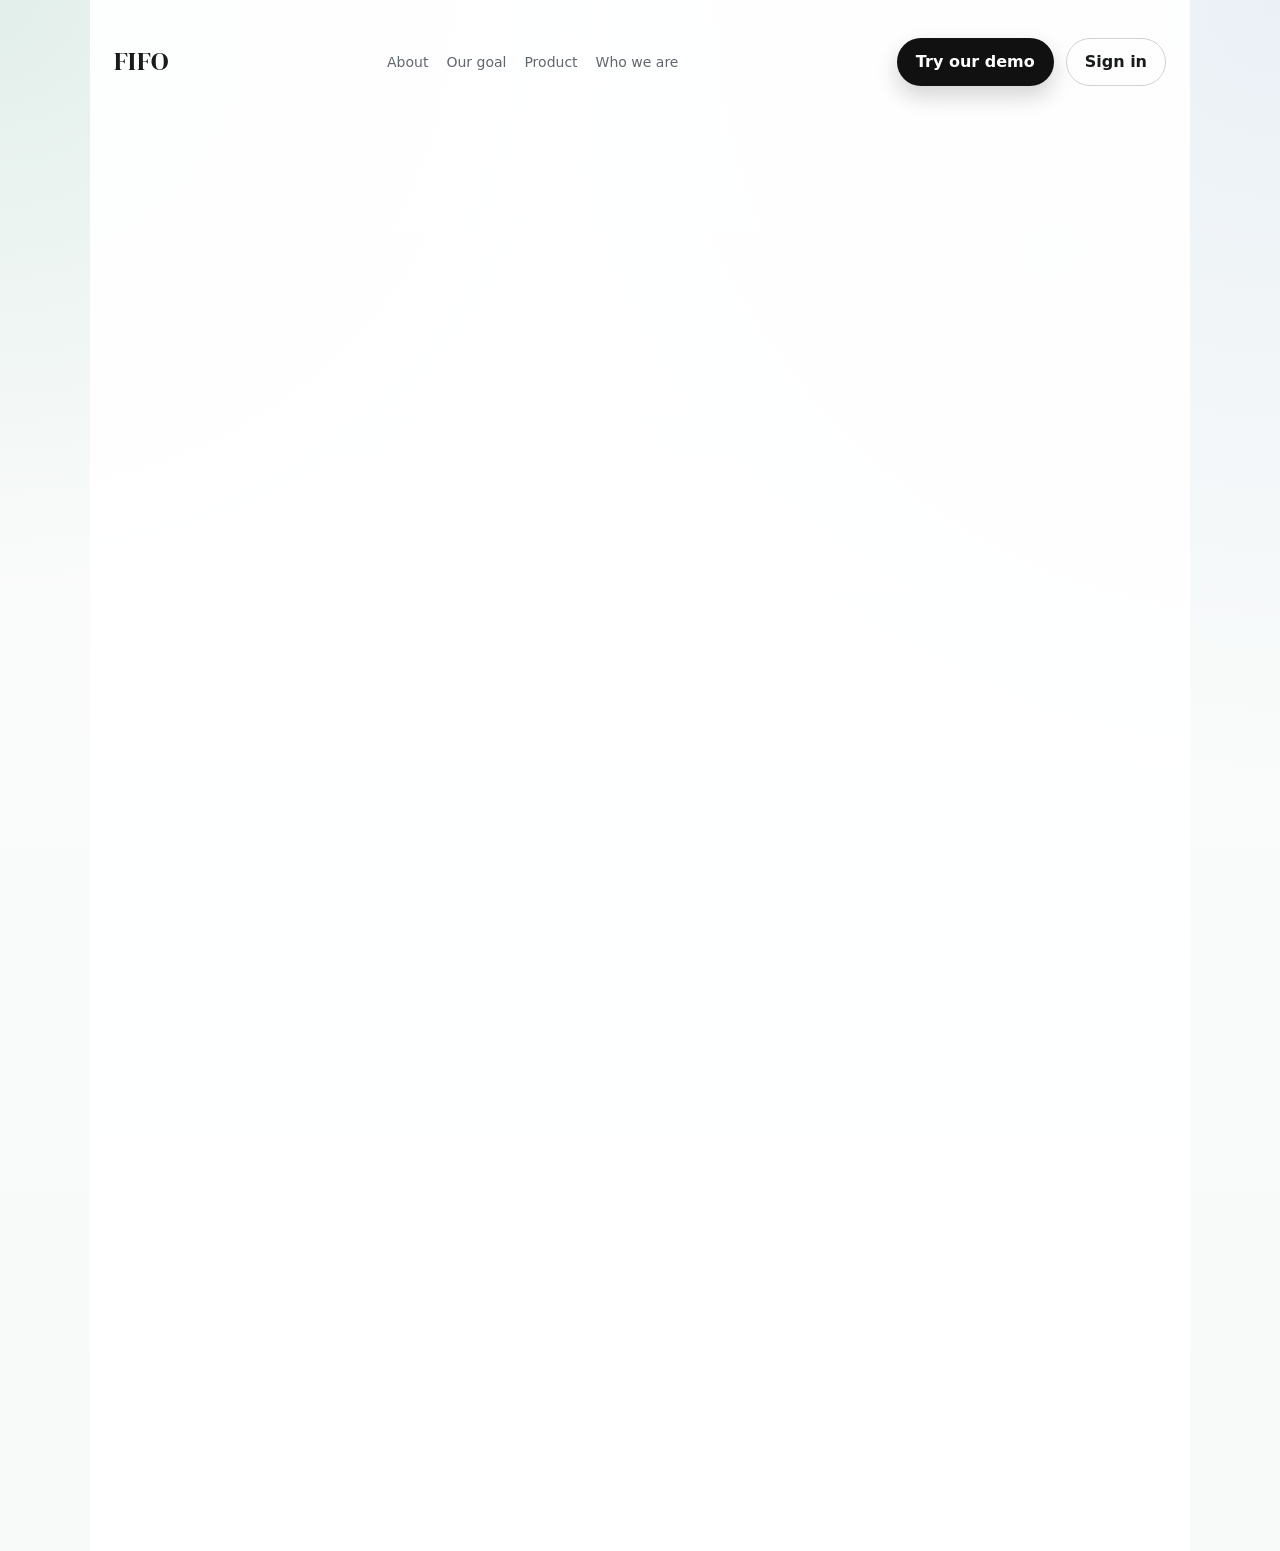
<file: website/index.html>
<!doctype html>
<html lang="en">
  <head>
    <meta charset="utf-8" />
    <meta name="viewport" content="width=device-width, initial-scale=1" />
    <title>FIFO</title>
    <meta http-equiv="refresh" content="0; url=about.html" />
    <link rel="canonical" href="about.html" />
  </head>
  <body>
    <p>Redirecting to <a href="about.html">about page</a>...</p>
  </body>
</html>
</file>
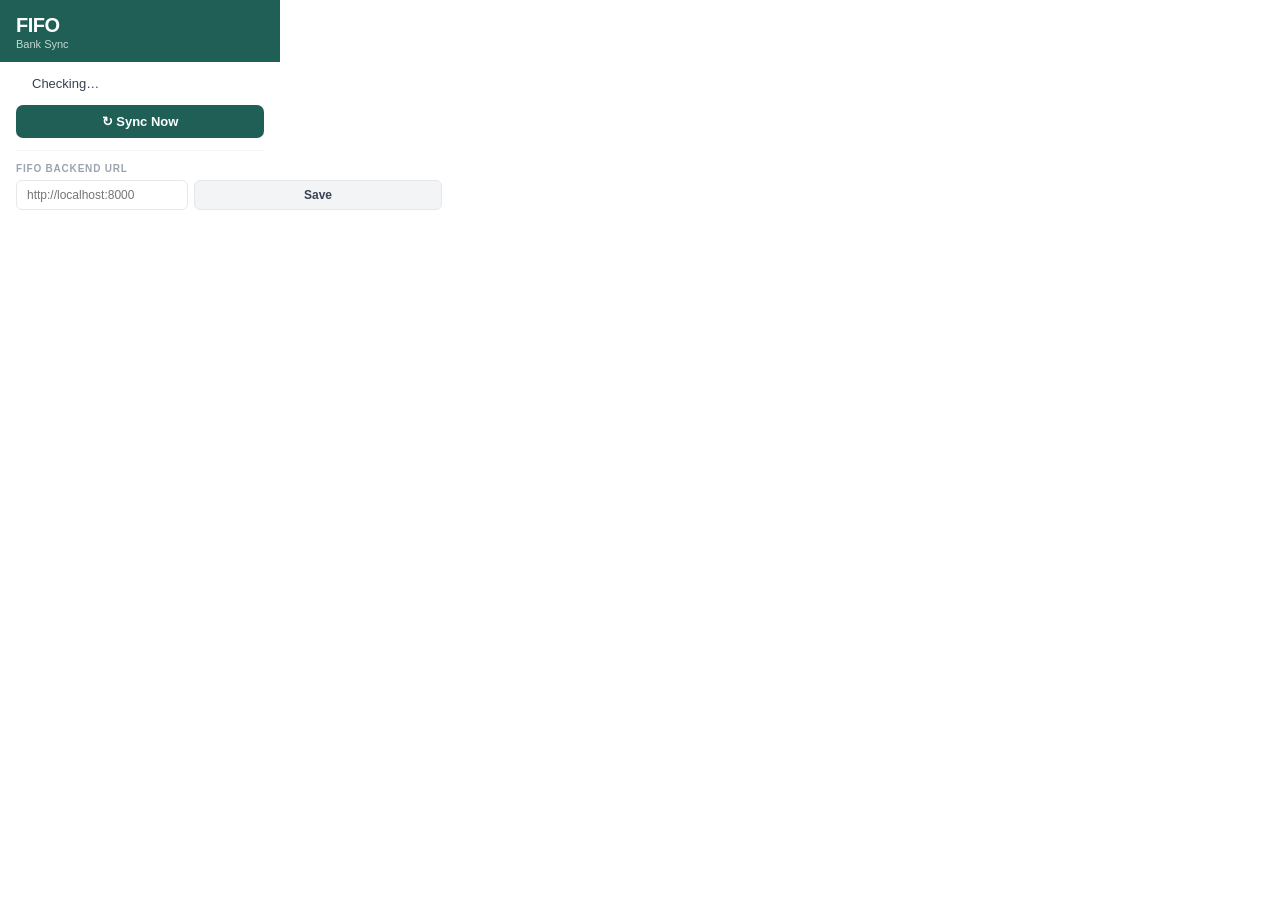
<file: chrome_extension/popup.html>
<!doctype html>
<html lang="en">
<head>
  <meta charset="utf-8" />
  <style>
    * { box-sizing: border-box; margin: 0; padding: 0; }
    body {
      font-family: -apple-system, BlinkMacSystemFont, "Segoe UI", sans-serif;
      width: 280px;
      background: #fff;
      color: #111;
    }
    .header {
      background: #1f5f55;
      color: #fff;
      padding: 14px 16px 12px;
      display: flex;
      align-items: center;
      gap: 10px;
    }
    .header-logo { font-size: 20px; font-weight: 800; letter-spacing: -0.5px; }
    .header-sub  { font-size: 11px; opacity: 0.75; margin-top: 1px; }
    .body { padding: 14px 16px; }

    .status-row {
      display: flex;
      align-items: center;
      gap: 8px;
      margin-bottom: 12px;
    }
    .dot {
      width: 8px; height: 8px; border-radius: 50%; flex-shrink: 0;
    }
    .dot-green  { background: #22c55e; }
    .dot-red    { background: #ef4444; }
    .dot-yellow { background: #f59e0b; animation: pulse 1.2s infinite; }
    @keyframes pulse { 0%,100%{opacity:1} 50%{opacity:.4} }

    .status-text { font-size: 13px; color: #374151; }
    .error-box {
      background: #fef2f2;
      border: 1px solid #fecaca;
      border-radius: 6px;
      padding: 8px 10px;
      font-size: 12px;
      color: #b91c1c;
      margin-bottom: 12px;
      line-height: 1.4;
    }
    .last-sync {
      font-size: 11px;
      color: #9ca3af;
      margin-bottom: 14px;
    }

    .section-label {
      font-size: 10px;
      font-weight: 700;
      letter-spacing: 0.08em;
      color: #9ca3af;
      text-transform: uppercase;
      margin-bottom: 6px;
    }
    .input-row {
      display: flex;
      gap: 6px;
      margin-bottom: 14px;
    }
    input {
      flex: 1;
      border: 1.5px solid #e5e7eb;
      border-radius: 6px;
      padding: 7px 10px;
      font-size: 12px;
      color: #111;
      outline: none;
    }
    input:focus { border-color: #1f5f55; }

    .btn {
      border: none;
      border-radius: 7px;
      padding: 9px 14px;
      font-size: 13px;
      font-weight: 600;
      cursor: pointer;
      width: 100%;
      transition: background 0.15s, opacity 0.15s;
    }
    .btn-primary { background: #1f5f55; color: #fff; }
    .btn-primary:hover:not(:disabled) { background: #174e45; }
    .btn-primary:disabled { opacity: 0.5; cursor: not-allowed; }
    .btn-save {
      background: #f3f4f6; color: #374151;
      padding: 7px 12px;
      font-size: 12px;
      border-radius: 6px;
      border: 1.5px solid #e5e7eb;
      flex-shrink: 0;
    }
    .btn-save:hover { background: #e5e7eb; }

    .divider { border: none; border-top: 1px solid #f3f4f6; margin: 12px 0; }
  </style>
</head>
<body>
  <div class="header">
    <div>
      <div class="header-logo">FIFO</div>
      <div class="header-sub">Bank Sync</div>
    </div>
  </div>

  <div class="body">
    <div class="status-row">
      <div class="dot" id="statusDot"></div>
      <div class="status-text" id="statusText">Checking…</div>
    </div>

    <div id="errorBox" class="error-box" style="display:none"></div>
    <div id="lastSync" class="last-sync"></div>

    <button class="btn btn-primary" id="syncBtn">↻ Sync Now</button>

    <hr class="divider" />

    <div class="section-label">FIFO Backend URL</div>
    <div class="input-row">
      <input id="fifoUrl" type="text" placeholder="http://localhost:8000" />
      <button class="btn btn-save" id="saveBtn">Save</button>
    </div>
  </div>

  <script src="popup.js"></script>
</body>
</html>
</file>
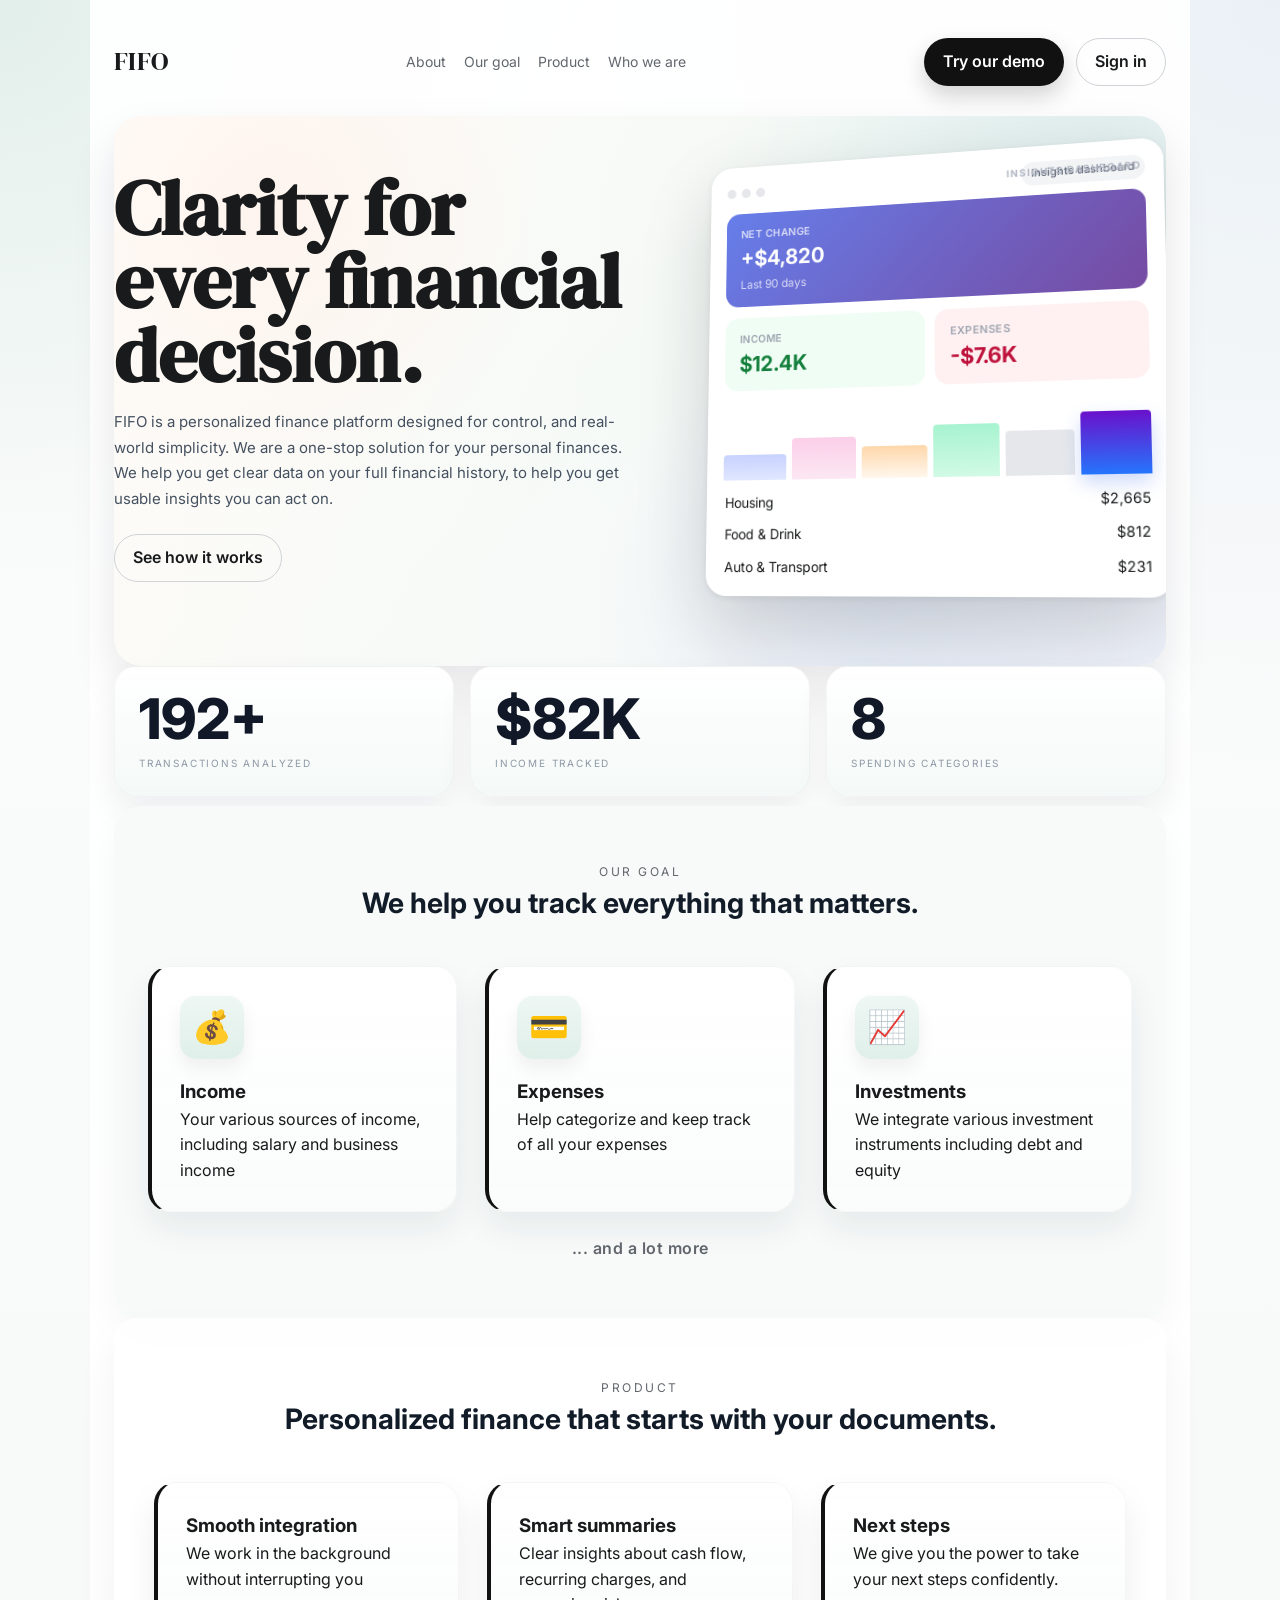
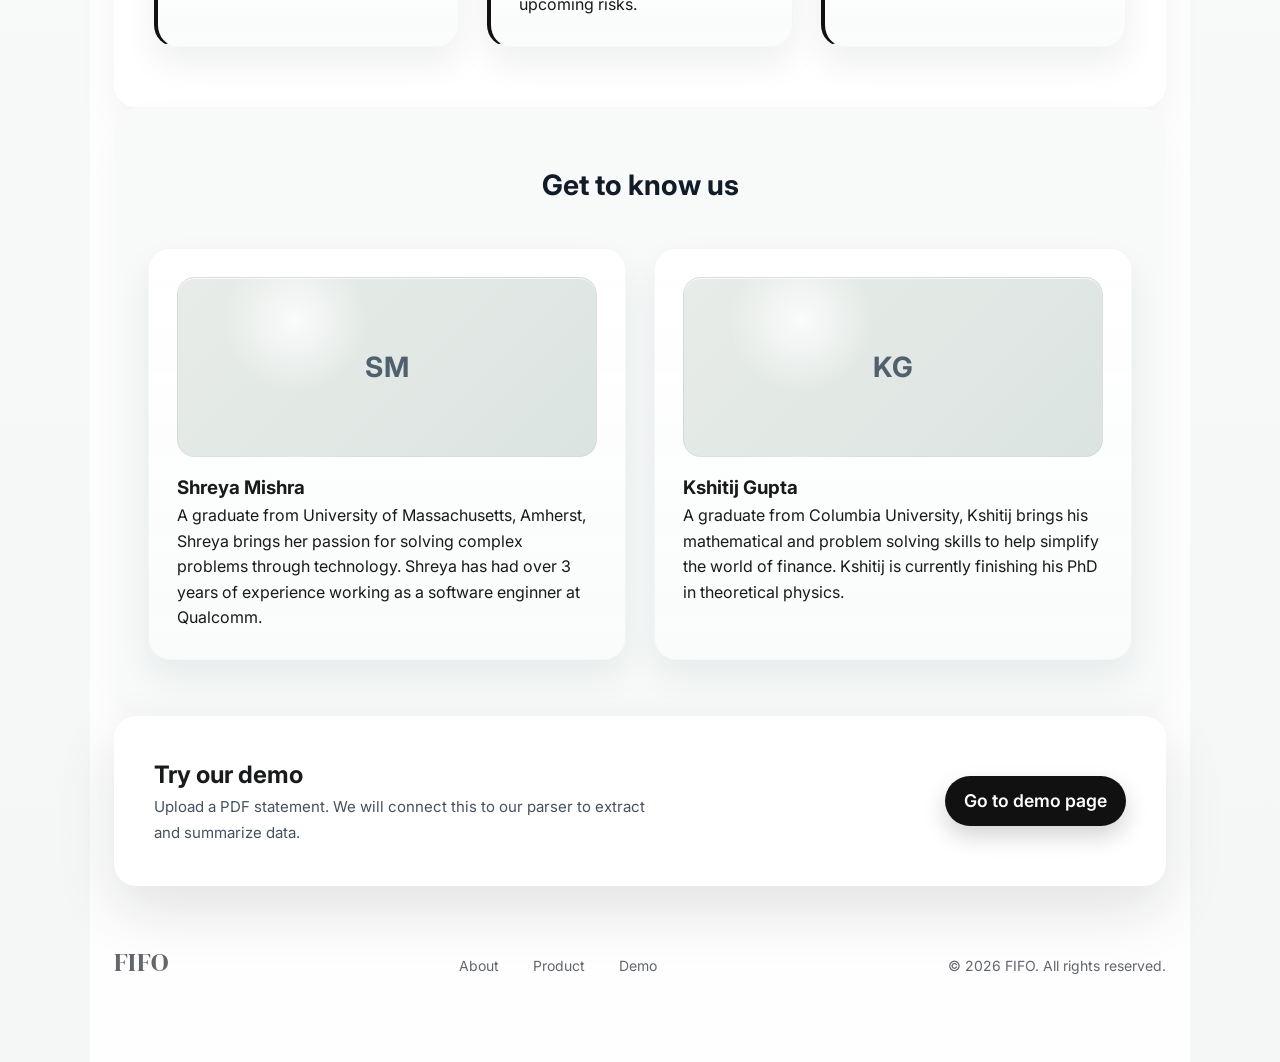
<file: website/about.html>
<!doctype html>
<html lang="en">
  <head>
    <meta charset="utf-8" />
    <meta name="viewport" content="width=device-width, initial-scale=1" />
    <title>About Us — FIFO</title>
    <meta name="description" content="FIFO is a personalized finance platform that turns messy PDFs into clear, actionable insights." />
    <link rel="stylesheet" href="styles.css?v=7" />
  </head>
  <body>
    <div class="page">
      <header class="nav">
        <a href="about.html" class="logo">FIFO</a>
        <nav class="nav-links">
          <a href="#about">About</a>
          <a href="#goal">Our goal</a>
          <a href="#product">Product</a>
          <a href="#who">Who we are</a>
        </nav>
        <div class="nav-cta">
          <a id="primaryNavCta" class="primary" href="demo.html">Try our demo</a>
          <a class="ghost" id="signInLink" href="#" onclick="openAboutSignIn(event)">Sign in</a>
          <div id="navAccountMenu" class="account-menu-wrap" hidden>
            <button id="navAccountButton" class="nav-account-link" type="button" aria-label="Open account menu" onclick="toggleAboutAccountMenu(event)">
              <svg viewBox="0 0 24 24" role="presentation">
                <path d="M12 12c2.76 0 5-2.46 5-5.5S14.76 1 12 1 7 3.46 7 6.5 9.24 12 12 12Zm0 2c-4.42 0-8 2.91-8 6.5 0 .83.67 1.5 1.5 1.5h13c.83 0 1.5-.67 1.5-1.5 0-3.59-3.58-6.5-8-6.5Z"/>
              </svg>
            </button>
            <div id="navAccountDropdown" class="account-menu-dropdown" hidden>
              <a href="myaccounts.html">Account settings</a>
              <button type="button" onclick="aboutLogout()">Log out</button>
            </div>
          </div>
        </div>
      </header>

      <main>
        <section id="about" class="hero reveal-section">
          <div class="hero-copy reveal-item">
            <h1>Clarity for every financial decision.</h1>
            <p class="subhead">
              FIFO is a personalized finance platform designed for control, and real-world simplicity. We are a one-stop solution for your personal finances. 
              We help you get clear data on your full financial history, to help you get usable insights you can act on.
            </p>
            <div class="hero-cta">
              <a class="ghost" href="#product">See how it works</a>
            </div>
          </div>
          <div class="hero-visual reveal-item reveal-delay-1" aria-hidden="true">
            <div class="hero-preview">
              <div class="hero-preview-header">
                <span class="hero-preview-dot"></span>
                <span class="hero-preview-dot"></span>
                <span class="hero-preview-dot"></span>
                <span class="hero-preview-chip">Insights dashboard</span>
              </div>
              <div class="hero-preview-body">
                <div class="hero-preview-card hero-preview-card-wide">
                  <span class="hero-preview-label">Net change</span>
                  <span class="hero-preview-number">+$4,820</span>
                  <span class="hero-preview-sub">Last 90 days</span>
                </div>
                <div class="hero-preview-grid">
                  <div class="hero-preview-card">
                    <span class="hero-preview-label">Income</span>
                    <span class="hero-preview-number">$12.4K</span>
                  </div>
                  <div class="hero-preview-card">
                    <span class="hero-preview-label">Expenses</span>
                    <span class="hero-preview-number">-$7.6K</span>
                  </div>
                </div>
                <div class="hero-preview-chart">
                  <div class="hero-bar" style="--bar-height: 36%"></div>
                  <div class="hero-bar" style="--bar-height: 58%"></div>
                  <div class="hero-bar" style="--bar-height: 44%"></div>
                  <div class="hero-bar" style="--bar-height: 72%"></div>
                  <div class="hero-bar" style="--bar-height: 61%"></div>
                  <div class="hero-bar hero-bar-accent" style="--bar-height: 84%"></div>
                </div>
                <div class="hero-preview-list">
                  <div class="hero-preview-row">
                    <span>Housing</span>
                    <span>$2,665</span>
                  </div>
                  <div class="hero-preview-row">
                    <span>Food & Drink</span>
                    <span>$812</span>
                  </div>
                  <div class="hero-preview-row">
                    <span>Auto & Transport</span>
                    <span>$231</span>
                  </div>
                </div>
              </div>
            </div>
          </div>
        </section>

        <section class="stats-bar reveal-section">
          <div class="stats-bar-card reveal-item">
            <span class="stats-bar-value" data-counter="192" data-suffix="+">0</span>
            <span class="stats-bar-label">transactions analyzed</span>
          </div>
          <div class="stats-bar-card reveal-item reveal-delay-1">
            <span class="stats-bar-value" data-counter="82" data-prefix="$" data-suffix="K">0</span>
            <span class="stats-bar-label">income tracked</span>
          </div>
          <div class="stats-bar-card reveal-item reveal-delay-2">
            <span class="stats-bar-value" data-counter="8">0</span>
            <span class="stats-bar-label">spending categories</span>
          </div>
        </section>

        <section id="goal" class="section section-soft section-soft-sage reveal-section">
          <div class="section-title reveal-item">
            <p class="eyebrow">Our goal</p>
            <h2>We help you track everything that matters.</h2>
          </div>
          <div class="pillars">
            <div class="pillar reveal-item">
              <div class="pillar-icon" aria-hidden="true">💰</div>
              <h3>Income</h3>
              <p>Your various sources of income, including salary and business income</p>
            </div>
            <div class="pillar reveal-item reveal-delay-1">
              <div class="pillar-icon" aria-hidden="true">💳</div>
              <h3>Expenses</h3>
              <p>Help categorize and keep track of all your expenses</p>
            </div>
            <div class="pillar reveal-item reveal-delay-2">
              <div class="pillar-icon" aria-hidden="true">📈</div>
              <h3>Investments</h3>
              <p>We integrate various investment instruments including debt and equity</p>
            </div>
          </div>
          <div class="pillars-note">... and a lot more</div>
        </section>

        <section id="product" class="section glass section-soft section-soft-ivory reveal-section">
          <div class="section-title reveal-item">
            <p class="eyebrow">Product</p>
            <h2>Personalized finance that starts with your documents.</h2>
          </div>
          <div class="product-grid">
            <div class="product-card reveal-item">
              <h3>Smooth integration</h3>
              <p>We work in the background without interrupting you</p>
            </div>
            <div class="product-card reveal-item reveal-delay-1">
              <h3>Smart summaries</h3>
              <p>Clear insights about cash flow, recurring charges, and upcoming risks.</p>
            </div>
            <div class="product-card reveal-item reveal-delay-2">
              <h3>Next steps</h3>
              <p>We give you the power to take your next steps confidently.</p>
            </div>
          </div>
        </section>

        <section id="who" class="section section-soft section-soft-mist reveal-section">
          <div class="section-title reveal-item">
            <h2>Get to know us</h2>
          </div>
          <div class="team-grid">
            <div class="team-card reveal-item">
              <div class="headshot" data-initials="SM" aria-label="Profile placeholder for Shreya Mishra"></div>
              <h3>Shreya Mishra</h3>
              <p>A graduate from University of Massachusetts, Amherst, Shreya brings her passion for solving complex problems through technology. Shreya has had over 3 years of experience working as a software enginner at Qualcomm.</p>
            </div>
            <div class="team-card reveal-item reveal-delay-1">
              <div class="headshot" data-initials="KG" aria-label="Profile placeholder for Kshitij Gupta"></div>
              <h3>Kshitij Gupta</h3>
              <p>A graduate from Columbia University, Kshitij brings his mathematical and problem solving skills to help simplify the world of finance. Kshitij is currently finishing his PhD in theoretical physics.</p>
            </div>
          </div>
        </section>

        <section id="demo" class="cta reveal-section">
          <div class="reveal-item">
            <h2>Try our demo</h2>
            <p class="subhead">Upload a PDF statement. We will connect this to our parser to extract and summarize data.</p>
          </div>
          <div class="demo reveal-item reveal-delay-1">
            <a id="sectionDemoCta" class="primary" href="demo.html">Go to demo page</a>
          </div>
        </section>
      </main>

      <footer class="footer">
        <div class="logo">FIFO</div>
        <div class="footer-links">
          <a href="#about">About</a>
          <a href="#product">Product</a>
          <a href="demo.html">Demo</a>
        </div>
        <div class="footer-note">© 2026 FIFO. All rights reserved.</div>
      </footer>
    </div>
    <section id="aboutAuthGate" class="auth-gate" hidden>
      <div class="auth-gate-card">
        <button class="auth-gate-close" type="button" aria-label="Close sign in" onclick="closeAboutSignIn()">✕</button>
        <h2 id="aboutAuthTitle">Sign in to FIFO</h2>
        <div id="aboutSignupFields" hidden>
          <input id="aboutFirstName" class="auth-input" type="text" placeholder="First name" />
          <input id="aboutLastName" class="auth-input" type="text" placeholder="Last name" />
        </div>
        <input id="aboutAuthEmail" class="auth-input" type="email" placeholder="Email" />
        <input id="aboutAuthPassword" class="auth-input" type="password" placeholder="Password" />
        <input id="aboutConfirmPassword" class="auth-input" type="password" placeholder="Confirm password" hidden />
        <div class="auth-gate-actions">
          <button id="aboutAuthSecondaryBtn" class="demo-connect-ghost-btn" type="button" onclick="aboutLeftAction()">Log in</button>
          <button id="aboutAuthPrimaryBtn" class="demo-sandbox-btn" type="button" onclick="aboutRightAction()">Create account</button>
        </div>
        <p id="aboutAuthStatus" class="auth-status"></p>
      </div>
    </section>
    <script>
      (() => {
        const CLOUD_API_BASE = "https://finance-demo-hf4lgxwbvq-uc.a.run.app";
        const AUTH_TOKEN_KEY = "fifoAuthToken";
        const authToken = localStorage.getItem(AUTH_TOKEN_KEY) || "";
        const hasAuth = !!authToken;
        const signInLink = document.getElementById("signInLink");
        const navAccountMenu = document.getElementById("navAccountMenu");
        const primaryNavCta = document.getElementById("primaryNavCta");
        const sectionDemoCta = document.getElementById("sectionDemoCta");
        function apiBase() {
          return window.location.hostname === "localhost" || window.location.hostname === "127.0.0.1" ? "" : CLOUD_API_BASE;
        }

        async function setAuthedCtaState() {
          try {
            const resp = await fetch(`${apiBase()}/api/accounts`, {
              headers: { Authorization: `Bearer ${authToken}` },
            });
            const accounts = resp.ok ? await resp.json() : [];
            const hasAccounts = Array.isArray(accounts) && accounts.length > 0;
            primaryNavCta.textContent = hasAccounts ? "My Finance" : "Get Started";
            sectionDemoCta.textContent = hasAccounts ? "My Finance" : "Get Started";
            primaryNavCta.style.visibility = "";
            sectionDemoCta.style.visibility = "";
          } catch (_) {
            primaryNavCta.textContent = "Get Started";
            sectionDemoCta.textContent = "Get Started";
            primaryNavCta.style.visibility = "";
            sectionDemoCta.style.visibility = "";
          }
        }

        if (hasAuth) {
          signInLink.hidden = true;
          navAccountMenu.hidden = false;
          primaryNavCta.style.visibility = "hidden";
          sectionDemoCta.style.visibility = "hidden";
          setAuthedCtaState();
        } else {
          signInLink.hidden = false;
          navAccountMenu.hidden = true;
          primaryNavCta.style.visibility = "";
          sectionDemoCta.style.visibility = "";
          primaryNavCta.textContent = "Try our demo";
          sectionDemoCta.textContent = "Go to demo page";
        }

        window.toggleAboutAccountMenu = (event) => {
          if (event) event.stopPropagation();
          const menu = document.getElementById("navAccountDropdown");
          menu.hidden = !menu.hidden;
        };

        window.aboutLogout = () => {
          localStorage.removeItem(AUTH_TOKEN_KEY);
          window.location.reload();
        };

        document.addEventListener("click", (event) => {
          const wrap = document.getElementById("navAccountMenu");
          const menu = document.getElementById("navAccountDropdown");
          if (!wrap || !menu || wrap.hidden) return;
          if (!wrap.contains(event.target)) menu.hidden = true;
        });

        const revealNodes = document.querySelectorAll(".reveal-item, .reveal-section");
        const io = new IntersectionObserver((entries) => {
          entries.forEach((entry) => {
            if (!entry.isIntersecting) return;
            entry.target.classList.add("is-visible");
            io.unobserve(entry.target);
          });
        }, { threshold: 0.18, rootMargin: "0px 0px -40px 0px" });
        revealNodes.forEach((node) => io.observe(node));

        const counters = document.querySelectorAll("[data-counter]");
        const animateCounter = (el) => {
          const target = Number(el.dataset.counter || 0);
          const prefix = el.dataset.prefix || "";
          const suffix = el.dataset.suffix || "";
          const start = performance.now();
          const duration = 1200;
          const easeOut = (t) => 1 - Math.pow(1 - t, 3);

          const frame = (now) => {
            const progress = Math.min(1, (now - start) / duration);
            const value = Math.round(target * easeOut(progress));
            el.textContent = `${prefix}${value.toLocaleString()}${suffix}`;
            if (progress < 1) requestAnimationFrame(frame);
          };
          requestAnimationFrame(frame);
        };

        const counterObserver = new IntersectionObserver((entries) => {
          entries.forEach((entry) => {
            if (!entry.isIntersecting) return;
            animateCounter(entry.target);
            counterObserver.unobserve(entry.target);
          });
        }, { threshold: 0.4 });
        counters.forEach((counter) => counterObserver.observe(counter));

        window.openAboutSignIn = (event) => {
          if (event) event.preventDefault();
          document.getElementById("aboutAuthGate").hidden = false;
          setAboutAuthMode("login");
          document.getElementById("aboutAuthStatus").textContent = "";
        };

        window.closeAboutSignIn = () => {
          document.getElementById("aboutAuthGate").hidden = true;
          document.getElementById("aboutAuthStatus").textContent = "";
        };

        let aboutAuthMode = "login";
        function setAboutAuthMode(mode) {
          aboutAuthMode = mode;
          const isSignup = mode === "signup";
          document.getElementById("aboutAuthTitle").textContent = isSignup ? "Create your FIFO account" : "Sign in to FIFO";
          document.getElementById("aboutSignupFields").hidden = !isSignup;
          document.getElementById("aboutConfirmPassword").hidden = !isSignup;
          const primary = document.getElementById("aboutAuthPrimaryBtn");
          const secondary = document.getElementById("aboutAuthSecondaryBtn");
          primary.textContent = "Create account";
          primary.className = isSignup ? "demo-sandbox-btn" : "demo-connect-ghost-btn";
          secondary.textContent = "Log in";
          secondary.className = isSignup ? "demo-connect-ghost-btn" : "demo-sandbox-btn";
        }
        window.aboutLeftAction = () => {
          if (aboutAuthMode === "signup") {
            setAboutAuthMode("login");
            return;
          }
          window.aboutSubmitAuth();
        };
        window.aboutRightAction = () => {
          if (aboutAuthMode === "login") {
            setAboutAuthMode("signup");
            return;
          }
          window.aboutSubmitAuth();
        };

        window.aboutSubmitAuth = async () => {
          const email = document.getElementById("aboutAuthEmail").value.trim();
          const password = document.getElementById("aboutAuthPassword").value;
          const firstName = document.getElementById("aboutFirstName").value.trim();
          const lastName = document.getElementById("aboutLastName").value.trim();
          const confirmPassword = document.getElementById("aboutConfirmPassword").value;
          const status = document.getElementById("aboutAuthStatus");
          status.style.color = "#5f6f69";
          status.textContent = aboutAuthMode === "signup" ? "Creating account..." : "Logging in...";
          try {
            const endpoint = aboutAuthMode === "signup" ? "/api/auth/signup" : "/api/auth/login";
            const payload = aboutAuthMode === "signup"
              ? { first_name: firstName, last_name: lastName, email, password, confirm_password: confirmPassword }
              : { email, password };
            const resp = await fetch(`${apiBase()}${endpoint}`, {
              method: "POST",
              headers: { "Content-Type": "application/json" },
              body: JSON.stringify(payload),
            });
            const data = await resp.json();
            if (!resp.ok) throw new Error(data.error || (aboutAuthMode === "signup" ? "Create account failed" : "Login failed"));
            localStorage.setItem(AUTH_TOKEN_KEY, data.token);
            window.location.reload();
          } catch (err) {
            status.style.color = "#8a2f2f";
            status.textContent = err.message || String(err);
          }
        };

        const aboutAuthEmail = document.getElementById("aboutAuthEmail");
        const aboutAuthPassword = document.getElementById("aboutAuthPassword");
        const aboutConfirmPassword = document.getElementById("aboutConfirmPassword");
        const aboutEnterHandler = (event) => {
          if (event.key === "Enter") window.aboutSubmitAuth();
        };
        aboutAuthEmail.addEventListener("keydown", aboutEnterHandler);
        aboutAuthPassword.addEventListener("keydown", aboutEnterHandler);
        aboutConfirmPassword.addEventListener("keydown", aboutEnterHandler);

        document.addEventListener("keydown", (event) => {
          if (event.key !== "Escape") return;
          const menu = document.getElementById("navAccountDropdown");
          if (menu && !menu.hidden) menu.hidden = true;
        });
      })();
    </script>
  </body>
</html>
</file>
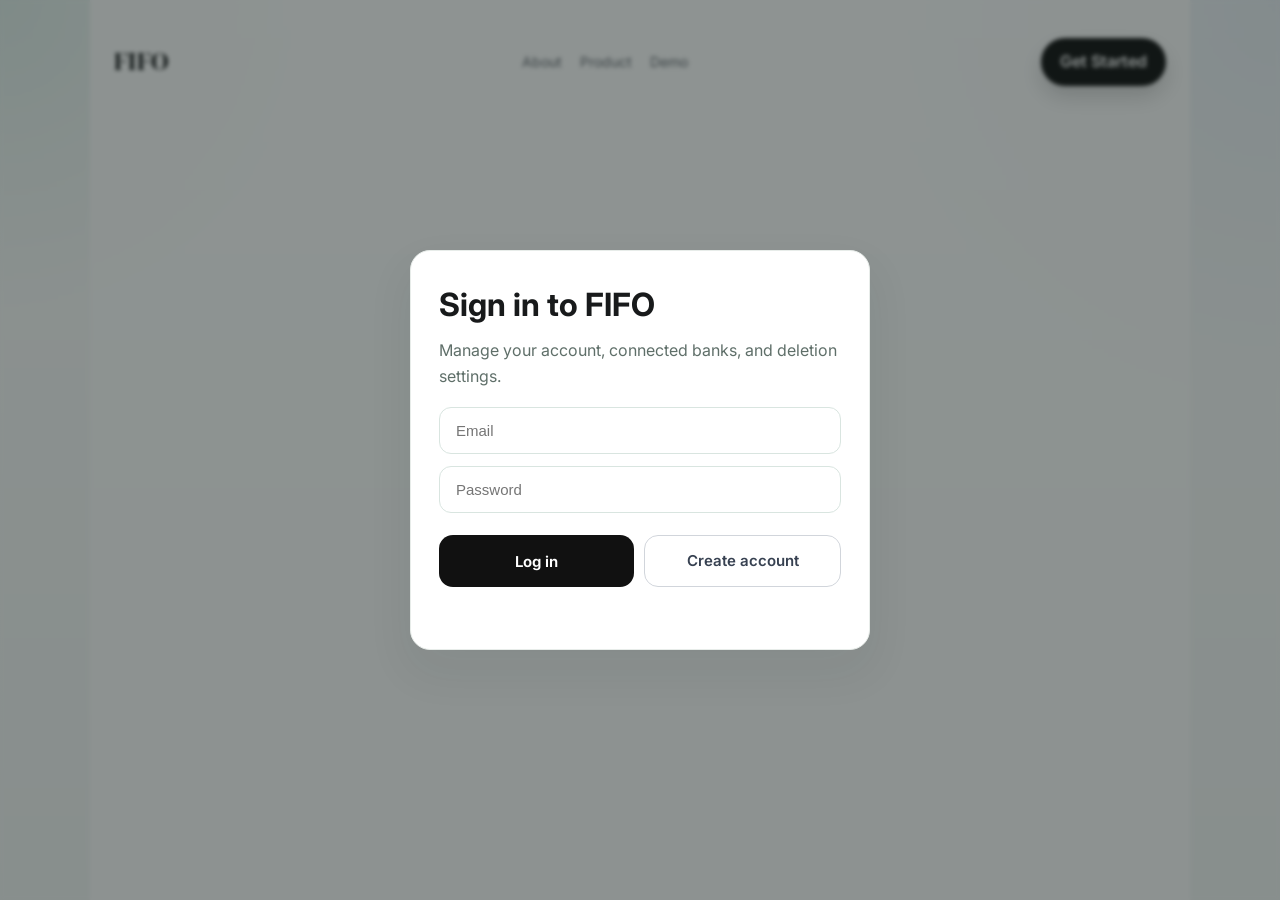
<file: website/myaccounts.html>
<!doctype html>
<html lang="en">
  <head>
    <meta charset="utf-8" />
    <meta name="viewport" content="width=device-width, initial-scale=1" />
    <title>My Account — FIFO</title>
    <meta name="description" content="Manage your FIFO account and connected bank accounts." />
    <link rel="stylesheet" href="styles.css?v=8" />
  </head>
  <body>
    <div class="page">
      <header class="nav">
        <a href="about.html" class="logo">FIFO</a>
        <nav class="nav-links">
          <a href="about.html#about">About</a>
          <a href="about.html#product">Product</a>
          <a href="demo.html">Demo</a>
        </nav>
        <div class="nav-cta">
          <a id="accountTopFinanceCta" class="primary" href="demo.html">Get Started</a>
          <div id="accountNavMenu" class="account-menu-wrap" hidden>
            <button id="accountNavButton" class="nav-account-link" type="button" aria-label="Open account menu" onclick="toggleAccountNavMenu(event)">
              <svg viewBox="0 0 24 24" role="presentation">
                <path d="M12 12c2.76 0 5-2.46 5-5.5S14.76 1 12 1 7 3.46 7 6.5 9.24 12 12 12Zm0 2c-4.42 0-8 2.91-8 6.5 0 .83.67 1.5 1.5 1.5h13c.83 0 1.5-.67 1.5-1.5 0-3.59-3.58-6.5-8-6.5Z"/>
              </svg>
            </button>
            <div id="accountNavDropdown" class="account-menu-dropdown" hidden>
              <a href="myaccounts.html">Account settings</a>
              <button type="button" onclick="logoutUser()">Log out</button>
            </div>
          </div>
        </div>
      </header>

      <main class="account-page">
        <section id="accountAuthGate" class="auth-gate" hidden>
          <div class="auth-gate-card">
            <h2>Sign in to FIFO</h2>
            <p class="auth-gate-copy">Manage your account, connected banks, and deletion settings.</p>
            <input id="authEmail" class="auth-input" type="email" placeholder="Email" />
            <input id="authPassword" class="auth-input" type="password" placeholder="Password" />
            <div class="auth-gate-actions">
              <button class="demo-sandbox-btn" onclick="submitAuth('login')">Log in</button>
              <a class="demo-connect-ghost-btn auth-link-btn" href="signup.html">Create account</a>
            </div>
            <p id="authStatus" class="auth-status"></p>
          </div>
        </section>

        <section id="accountMain" class="account-main" hidden>
          <div class="account-hero">
            <div>
              <p class="eyebrow">My account</p>
              <h1>Account settings</h1>
              <p class="subhead">Your FIFO identity, connected-bank summary, and destructive actions.</p>
            </div>
          </div>

          <div class="account-stack">
            <section class="account-panel">
              <div class="account-panel-head">
                <h2>Profile</h2>
                <span class="account-panel-note">Stored securely</span>
              </div>
              <div class="account-info-row">
                <span class="account-label">Name</span>
                <button id="accountNameDisplay" class="account-name-trigger" type="button" onclick="openNameEditor()">
                  <span id="accountNameText"></span>
                  <span class="account-name-edit-hint">Edit</span>
                </button>
              </div>
              <div id="nameEditor" class="account-form-grid account-name-editor" hidden>
                <button class="account-name-editor-close" type="button" aria-label="Close name editor" onclick="closeNameEditor()">✕</button>
                <input id="profileFirstName" class="auth-input account-input" type="text" placeholder="First name" />
                <input id="profileLastName" class="auth-input account-input" type="text" placeholder="Last name" />
                <div class="account-inline-actions">
                  <button class="ghost account-save-btn" onclick="saveProfile()">Save name</button>
                </div>
              </div>
              <p id="profileStatus" class="auth-status"></p>
              <div class="account-info-row">
                <span class="account-label">Email</span>
                <span id="accountEmail" class="account-value"></span>
              </div>
            </section>

            <section class="account-panel">
              <div class="account-panel-head">
                <h2>Connected banks</h2>
                <a id="accountInlineFinanceCta" class="account-inline-link" href="demo.html">Get Started</a>
              </div>
              <div class="account-info-row">
                <span class="account-label">Number of bank accounts</span>
                <span id="accountCount" class="account-value">0</span>
              </div>
              <div id="bankLinks" class="account-link-list"></div>
            </section>

            <section class="account-panel">
              <div class="account-panel-head">
                <h2>Change password</h2>
                <button id="togglePasswordBtn" class="ghost account-row-btn" type="button" onclick="togglePasswordPanel()">Change password</button>
              </div>
              <div id="passwordPanel" hidden>
                <div class="account-form-grid password-form-grid">
                  <input id="currentPassword" class="auth-input account-input" type="password" placeholder="Current password" />
                  <input id="newPassword" class="auth-input account-input" type="password" placeholder="New password" />
                  <input id="confirmNewPassword" class="auth-input account-input" type="password" placeholder="Retype new password" />
                  <button class="ghost account-save-btn" onclick="changePassword()">Update password</button>
                </div>
                <p class="account-helper-copy">If you forgot your password entirely, we need a dedicated email reset flow. That is not implemented yet.</p>
              </div>
              <p id="passwordStatus" class="auth-status"></p>
            </section>

            <section class="account-panel account-panel-danger">
              <div class="account-panel-head">
                <h2>Delete account</h2>
              </div>
              <div class="account-danger-row">
                <p class="account-danger-copy">
                  Permanently remove your FIFO account, connected-bank metadata, stored transactions, credentials, and saved sessions.
                </p>
                <button class="danger-btn" onclick="deleteMyAccount()">Delete my account</button>
              </div>
              <p id="deleteStatus" class="auth-status"></p>
            </section>
          </div>
        </section>
      </main>
    </div>

    <script>
      const CLOUD_API_BASE = "https://finance-demo-hf4lgxwbvq-uc.a.run.app";
      const AUTH_TOKEN_KEY = "fifoAuthToken";
      let currentUser = null;

      function apiBase() {
        return window.location.hostname === "localhost" || window.location.hostname === "127.0.0.1" ? "" : CLOUD_API_BASE;
      }

      function apiFetch(path, options) {
        const token = localStorage.getItem(AUTH_TOKEN_KEY);
        const next = { ...(options || {}) };
        next.headers = { ...((options && options.headers) || {}) };
        if (token) next.headers.Authorization = `Bearer ${token}`;
        return fetch(apiBase() + path, next);
      }

      function showAuthGate(message = "") {
        document.getElementById("accountAuthGate").hidden = false;
        document.getElementById("accountMain").hidden = true;
        document.getElementById("authStatus").textContent = message;
      }

      function hideAuthGate() {
        document.getElementById("accountAuthGate").hidden = true;
        document.getElementById("accountMain").hidden = false;
        document.getElementById("authStatus").textContent = "";
      }

      async function submitAuth(mode) {
        const email = document.getElementById("authEmail").value.trim();
        const password = document.getElementById("authPassword").value;
        const status = document.getElementById("authStatus");
        status.style.color = "#5f6f69";
        status.textContent = mode === "signup" ? "Creating account..." : "Logging in...";
        try {
          const resp = await fetch(`${apiBase()}/api/auth/${mode}`, {
            method: "POST",
            headers: { "Content-Type": "application/json" },
            body: JSON.stringify({ email, password }),
          });
          const data = await resp.json();
          if (!resp.ok) throw new Error(data.error || `${mode} failed`);
          localStorage.setItem(AUTH_TOKEN_KEY, data.token);
          currentUser = data.user;
          window.location.href = "about.html";
        } catch (err) {
          status.style.color = "#8a2f2f";
          status.textContent = err.message || String(err);
        }
      }

      function logoutUser() {
        localStorage.removeItem(AUTH_TOKEN_KEY);
        currentUser = null;
        const menu = document.getElementById("accountNavDropdown");
        if (menu) menu.hidden = true;
        window.location.href = "about.html";
      }

      function _refreshNavAuth() {
        const wrap = document.getElementById("accountNavMenu");
        if (!wrap) return;
        wrap.hidden = !currentUser;
      }

      function toggleAccountNavMenu(event) {
        if (event) event.stopPropagation();
        const menu = document.getElementById("accountNavDropdown");
        if (!menu) return;
        menu.hidden = !menu.hidden;
      }

      async function loadAccountPage() {
        const meResp = await apiFetch("/api/auth/me");
        const meData = await meResp.json();
        if (!meResp.ok) throw new Error(meData.error || "Authentication required");
        currentUser = meData.user;
        const firstName = (currentUser.first_name || "").trim();
        const lastName = (currentUser.last_name || "").trim();
        const fullName = `${firstName} ${lastName}`.trim();
        document.getElementById("accountNameText").textContent = fullName || "";
        document.getElementById("profileFirstName").value = firstName;
        document.getElementById("profileLastName").value = lastName;
        document.getElementById("accountEmail").textContent = currentUser.email;

        const acctResp = await apiFetch("/api/accounts");
        const accounts = acctResp.ok ? await acctResp.json() : [];
        const hasAccounts = Array.isArray(accounts) && accounts.length > 0;
        const ctaText = hasAccounts ? "My Finance" : "Get Started";
        document.getElementById("accountTopFinanceCta").textContent = ctaText;
        document.getElementById("accountInlineFinanceCta").textContent = ctaText;
        document.getElementById("accountCount").textContent = String(accounts.length);
        const bankLinks = document.getElementById("bankLinks");
        bankLinks.innerHTML = accounts.length
          ? accounts.map((acct) => (
              `<a class="account-bank-link" href="demo.html?account=${acct.id}">${acct.display_name} → Transactions</a>`
            )).join("")
          : `<p class="account-empty">No connected bank accounts yet.</p>`;
      }

      async function saveProfile() {
        const firstName = document.getElementById("profileFirstName").value.trim();
        const lastName = document.getElementById("profileLastName").value.trim();
        const status = document.getElementById("profileStatus");
        status.style.color = "#5f6f69";
        status.textContent = "Saving...";
        try {
          const resp = await apiFetch("/api/auth/profile", {
            method: "POST",
            headers: { "Content-Type": "application/json" },
            body: JSON.stringify({ first_name: firstName, last_name: lastName }),
          });
          const data = await resp.json();
          if (!resp.ok) throw new Error(data.error || "Profile update failed");
          currentUser = data.user || currentUser;
          const fullName = `${firstName} ${lastName}`.trim();
          document.getElementById("accountNameText").textContent = fullName || "";
          closeNameEditor();
          status.style.color = "#1f5f55";
          status.textContent = "Name updated.";
        } catch (err) {
          status.style.color = "#8a2f2f";
          status.textContent = err.message || String(err);
        }
      }

      function openNameEditor() {
        document.getElementById("nameEditor").hidden = false;
        document.getElementById("profileFirstName").focus();
      }

      function closeNameEditor() {
        document.getElementById("nameEditor").hidden = true;
      }

      function togglePasswordPanel() {
        const panel = document.getElementById("passwordPanel");
        const btn = document.getElementById("togglePasswordBtn");
        panel.hidden = !panel.hidden;
        btn.textContent = panel.hidden ? "Change password" : "Hide";
      }

      async function changePassword() {
        const currentPassword = document.getElementById("currentPassword").value;
        const newPassword = document.getElementById("newPassword").value;
        const confirmNewPassword = document.getElementById("confirmNewPassword").value;
        const status = document.getElementById("passwordStatus");
        if (newPassword !== confirmNewPassword) {
          status.style.color = "#8a2f2f";
          status.textContent = "New passwords do not match.";
          return;
        }
        status.style.color = "#5f6f69";
        status.textContent = "Updating password...";
        try {
          const resp = await apiFetch("/api/auth/password", {
            method: "POST",
            headers: { "Content-Type": "application/json" },
            body: JSON.stringify({ current_password: currentPassword, new_password: newPassword }),
          });
          const data = await resp.json();
          if (!resp.ok) throw new Error(data.error || "Password update failed");
          document.getElementById("currentPassword").value = "";
          document.getElementById("newPassword").value = "";
          document.getElementById("confirmNewPassword").value = "";
          document.getElementById("passwordPanel").hidden = true;
          document.getElementById("togglePasswordBtn").textContent = "Change password";
          status.style.color = "#1f5f55";
          status.textContent = "Password updated.";
        } catch (err) {
          status.style.color = "#8a2f2f";
          status.textContent = err.message || String(err);
        }
      }

      async function deleteMyAccount() {
        const first = window.confirm("Delete your FIFO account permanently? This will remove all saved data.");
        if (!first) return;
        const typed = window.prompt("Type DELETE to confirm permanently deleting your FIFO account.");
        if (typed !== "DELETE") return;
        const status = document.getElementById("deleteStatus");
        status.style.color = "#5f6f69";
        status.textContent = "Deleting account...";
        try {
          const resp = await apiFetch("/api/auth/me", { method: "DELETE" });
          const data = await resp.json();
          if (!resp.ok) throw new Error(data.error || "Delete failed");
          localStorage.removeItem(AUTH_TOKEN_KEY);
          currentUser = null;
          window.alert("Your FIFO account and saved data have been deleted.");
          window.location.href = "about.html";
        } catch (err) {
          status.style.color = "#8a2f2f";
          status.textContent = err.message || String(err);
        }
      }

      (async () => {
        const authEmail = document.getElementById("authEmail");
        const authPassword = document.getElementById("authPassword");
        const authEnterHandler = (event) => {
          if (event.key === "Enter") submitAuth("login");
        };
        if (authEmail) authEmail.addEventListener("keydown", authEnterHandler);
        if (authPassword) authPassword.addEventListener("keydown", authEnterHandler);

        const token = localStorage.getItem(AUTH_TOKEN_KEY);
        if (!token) {
          _refreshNavAuth();
          showAuthGate();
          return;
        }
        try {
          await loadAccountPage();
          _refreshNavAuth();
          hideAuthGate();
        } catch (err) {
          localStorage.removeItem(AUTH_TOKEN_KEY);
          currentUser = null;
          _refreshNavAuth();
          showAuthGate("Please log in.");
        }

        document.addEventListener("click", (event) => {
          const wrap = document.getElementById("accountNavMenu");
          const menu = document.getElementById("accountNavDropdown");
          if (!wrap || !menu || wrap.hidden) return;
          if (!wrap.contains(event.target)) menu.hidden = true;
        });
        document.addEventListener("keydown", (event) => {
          if (event.key !== "Escape") return;
          const menu = document.getElementById("accountNavDropdown");
          if (menu && !menu.hidden) menu.hidden = true;
        });
      })();
    </script>
  </body>
</html>
</file>
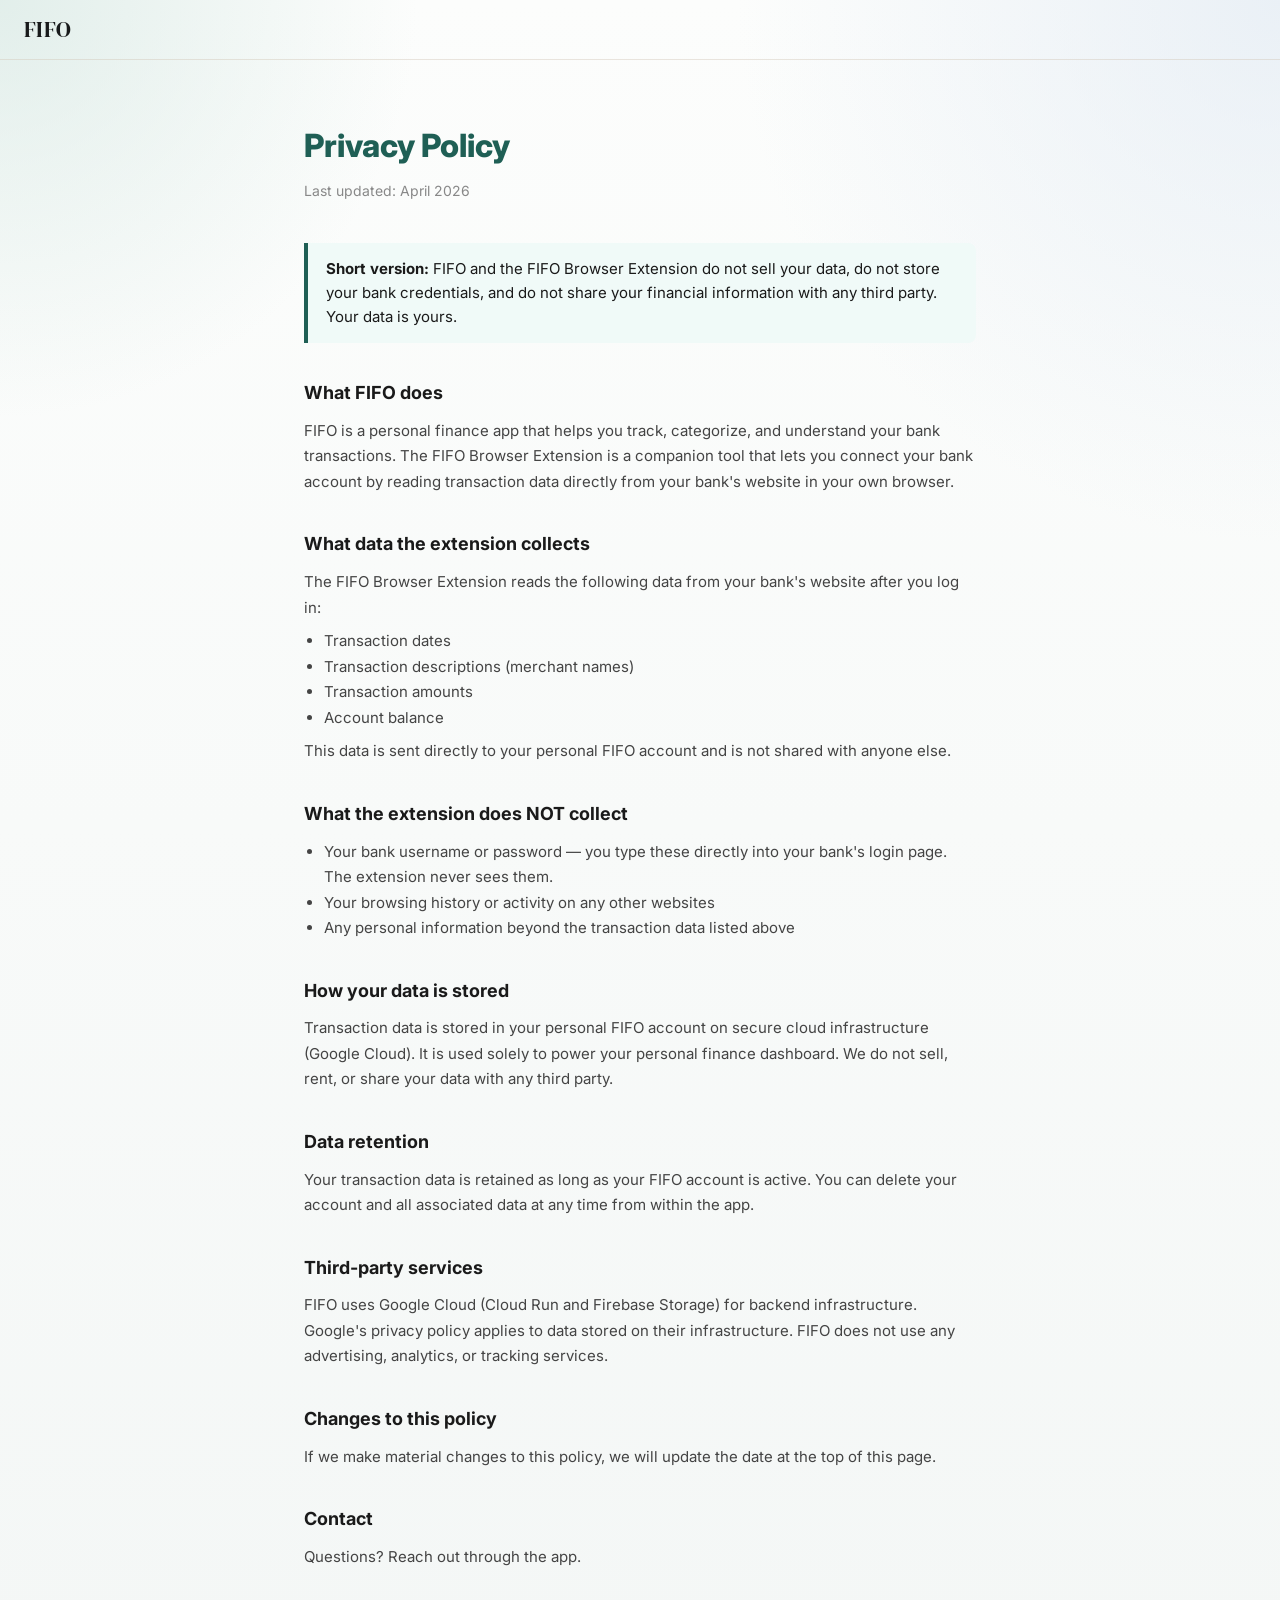
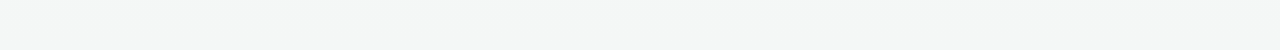
<file: website/privacy.html>
<!doctype html>
<html lang="en">
<head>
  <meta charset="utf-8" />
  <meta name="viewport" content="width=device-width, initial-scale=1" />
  <title>Privacy Policy — FIFO</title>
  <link rel="stylesheet" href="styles.css?v=19" />
  <link rel="icon" type="image/svg+xml" href="data:image/svg+xml,<svg xmlns='http://www.w3.org/2000/svg' viewBox='0 0 32 32'><rect width='32' height='32' rx='8' fill='%231f5f55'/><text x='50%25' y='50%25' font-family='system-ui,sans-serif' font-size='20' font-weight='800' fill='white' text-anchor='middle' dominant-baseline='central'>F</text></svg>" />
  <style>
    .privacy-page { max-width: 720px; margin: 0 auto; padding: 60px 24px 80px; }
    .privacy-page h1 { font-size: 32px; font-weight: 800; color: #1f5f55; margin-bottom: 8px; }
    .privacy-page .updated { font-size: 14px; color: #888; margin-bottom: 40px; }
    .privacy-page h2 { font-size: 18px; font-weight: 700; margin: 36px 0 10px; color: #1a1a1a; }
    .privacy-page p, .privacy-page li { font-size: 15px; line-height: 1.7; color: #444; }
    .privacy-page ul { padding-left: 20px; margin: 8px 0; }
    .privacy-page a { color: #1f5f55; }
    .privacy-page .highlight {
      background: #f0faf8; border-left: 4px solid #1f5f55;
      padding: 14px 18px; border-radius: 0 8px 8px 0; margin: 20px 0;
      font-size: 15px; color: #1a1a1a; line-height: 1.6;
    }
  </style>
</head>
<body>
  <header class="nav demo-topbar">
    <a href="about.html" class="logo">FIFO</a>
  </header>

  <div class="privacy-page">
    <h1>Privacy Policy</h1>
    <p class="updated">Last updated: April 2026</p>

    <div class="highlight">
      <strong>Short version:</strong> FIFO and the FIFO Browser Extension do not sell your data, do not store your bank credentials, and do not share your financial information with any third party. Your data is yours.
    </div>

    <h2>What FIFO does</h2>
    <p>FIFO is a personal finance app that helps you track, categorize, and understand your bank transactions. The FIFO Browser Extension is a companion tool that lets you connect your bank account by reading transaction data directly from your bank's website in your own browser.</p>

    <h2>What data the extension collects</h2>
    <p>The FIFO Browser Extension reads the following data from your bank's website after you log in:</p>
    <ul>
      <li>Transaction dates</li>
      <li>Transaction descriptions (merchant names)</li>
      <li>Transaction amounts</li>
      <li>Account balance</li>
    </ul>
    <p>This data is sent directly to your personal FIFO account and is not shared with anyone else.</p>

    <h2>What the extension does NOT collect</h2>
    <ul>
      <li>Your bank username or password — you type these directly into your bank's login page. The extension never sees them.</li>
      <li>Your browsing history or activity on any other websites</li>
      <li>Any personal information beyond the transaction data listed above</li>
    </ul>

    <h2>How your data is stored</h2>
    <p>Transaction data is stored in your personal FIFO account on secure cloud infrastructure (Google Cloud). It is used solely to power your personal finance dashboard. We do not sell, rent, or share your data with any third party.</p>

    <h2>Data retention</h2>
    <p>Your transaction data is retained as long as your FIFO account is active. You can delete your account and all associated data at any time from within the app.</p>

    <h2>Third-party services</h2>
    <p>FIFO uses Google Cloud (Cloud Run and Firebase Storage) for backend infrastructure. Google's privacy policy applies to data stored on their infrastructure. FIFO does not use any advertising, analytics, or tracking services.</p>

    <h2>Changes to this policy</h2>
    <p>If we make material changes to this policy, we will update the date at the top of this page.</p>

    <h2>Contact</h2>
    <p>Questions? Reach out through the app.</p>
  </div>
</body>
</html>
</file>
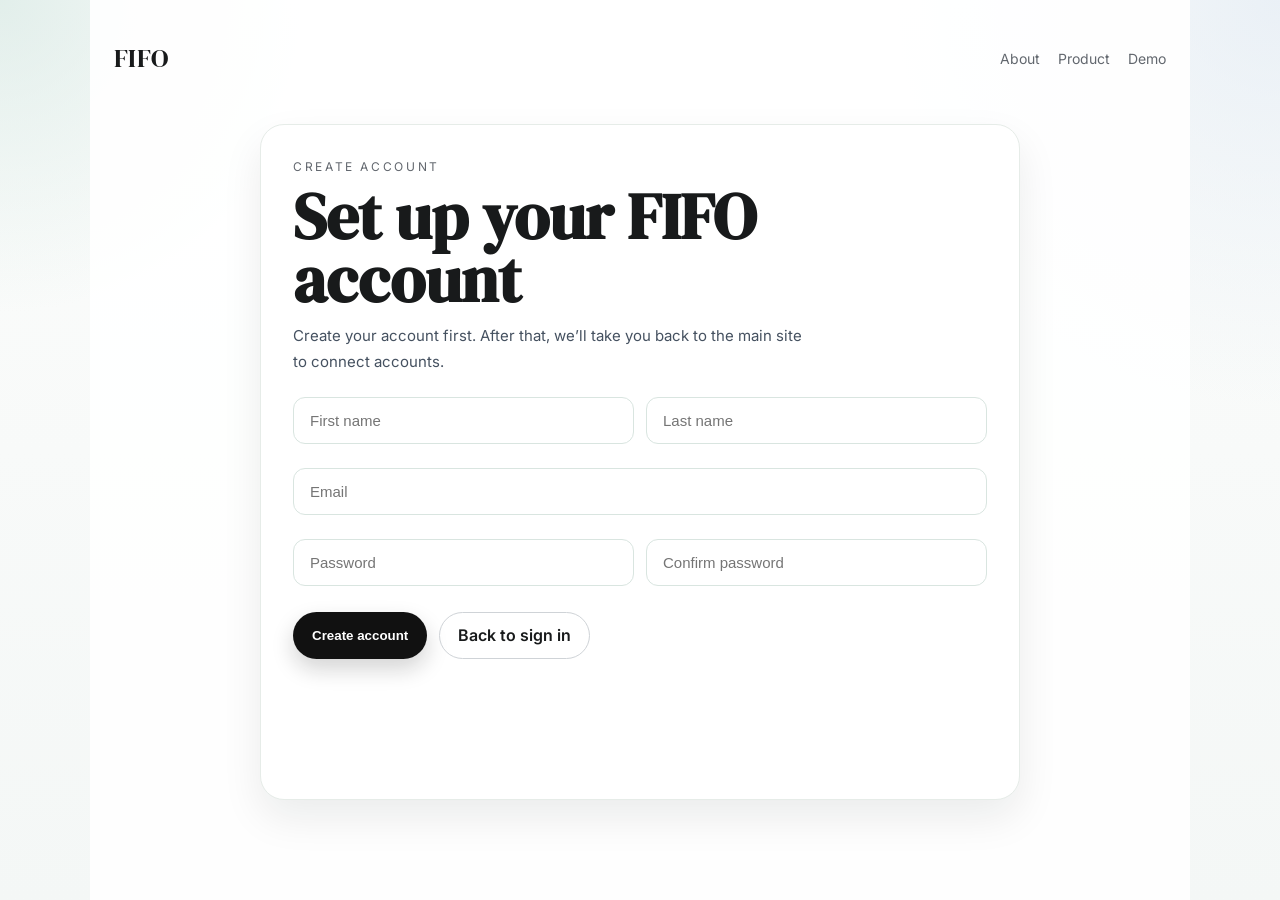
<file: website/signup.html>
<!doctype html>
<html lang="en">
  <head>
    <meta charset="utf-8" />
    <meta name="viewport" content="width=device-width, initial-scale=1" />
    <title>Create Account — FIFO</title>
    <meta name="description" content="Create your FIFO account." />
    <link rel="stylesheet" href="styles.css?v=9" />
  </head>
  <body>
    <div class="page">
      <header class="nav">
        <a href="about.html" class="logo">FIFO</a>
        <nav class="nav-links">
          <a href="about.html#about">About</a>
          <a href="about.html#product">Product</a>
          <a href="demo.html">Demo</a>
        </nav>
      </header>

      <main class="signup-page">
        <section class="signup-card">
          <p class="eyebrow">Create account</p>
          <h1>Set up your FIFO account</h1>
          <p class="subhead">Create your account first. After that, we’ll take you back to the main site to connect accounts.</p>

          <div class="signup-grid">
            <input id="firstName" class="auth-input" type="text" placeholder="First name" />
            <input id="lastName" class="auth-input" type="text" placeholder="Last name" />
            <input id="email" class="auth-input signup-span-2" type="email" placeholder="Email" />
            <input id="password" class="auth-input" type="password" placeholder="Password" />
            <input id="confirmPassword" class="auth-input" type="password" placeholder="Confirm password" />
          </div>

          <div class="signup-actions">
            <button class="primary" onclick="createAccount()">Create account</button>
            <a class="ghost" href="demo.html">Back to sign in</a>
          </div>
          <p id="signupStatus" class="auth-status"></p>
        </section>
      </main>
    </div>

    <script>
      const CLOUD_API_BASE = "https://finance-demo-hf4lgxwbvq-uc.a.run.app";
      const AUTH_TOKEN_KEY = "fifoAuthToken";

      function apiBase() {
        return window.location.hostname === "localhost" || window.location.hostname === "127.0.0.1" ? "" : CLOUD_API_BASE;
      }

      async function createAccount() {
        const status = document.getElementById("signupStatus");
        status.style.color = "#5f6f69";
        status.textContent = "Creating account...";
        try {
          const resp = await fetch(`${apiBase()}/api/auth/signup`, {
            method: "POST",
            headers: { "Content-Type": "application/json" },
            body: JSON.stringify({
              first_name: document.getElementById("firstName").value.trim(),
              last_name: document.getElementById("lastName").value.trim(),
              email: document.getElementById("email").value.trim(),
              password: document.getElementById("password").value,
              confirm_password: document.getElementById("confirmPassword").value,
            }),
          });
          const data = await resp.json();
          if (!resp.ok) throw new Error(data.error || "Create account failed");
          localStorage.setItem(AUTH_TOKEN_KEY, data.token);
          window.location.href = "about.html";
        } catch (err) {
          status.style.color = "#8a2f2f";
          status.textContent = err.message || String(err);
        }
      }
    </script>
  </body>
</html>
</file>
<file: website/styles.css>
@import url("https://fonts.googleapis.com/css2?family=DM+Serif+Display:opsz@40&family=Inter:wght@400;500;600;700;800&display=swap");

:root {
  --bg: #ffffff;
  --bg-deep: #ffffff;
  --ink: #181a1b;
  --muted: #62676e;
  --accent: #111111;
  --accent-soft: #e7e7e7;
  --accent-soft-2: #f3f4f6;
  --card: #ffffff;
  --glass: rgba(255, 255, 255, 0.7);
  --shadow: 0 24px 60px rgba(20, 24, 28, 0.12);
  --shadow-soft: 0 18px 40px rgba(12, 20, 24, 0.08);
  --radius: 22px;
}

* {
  box-sizing: border-box;
  margin: 0;
  padding: 0;
}

/* Ensure the HTML hidden attribute always wins even when CSS sets display */
[hidden] { display: none !important; }

html,
body {
  font-family: "Inter", system-ui, sans-serif;
  background:
    radial-gradient(circle at top left, rgba(216, 233, 228, 0.72), transparent 20%),
    radial-gradient(circle at top right, rgba(228, 236, 244, 0.75), transparent 26%),
    linear-gradient(180deg, #fcfdfc 0%, #f4f7f6 100%);
  color: var(--ink);
  line-height: 1.6;
  min-height: 100%;
}

a {
  color: inherit;
  text-decoration: none;
}

.page {
  background: rgba(255, 255, 255, 0.92);
  max-width: 1100px;
  margin: 0 auto;
  padding: 28px 24px 60px;
  min-height: 100vh;
  display: flex;
  flex-direction: column;
}

main {
  background: transparent;
  flex: 1;
}

.nav {
  display: flex;
  align-items: center;
  justify-content: space-between;
  gap: 20px;
  padding: 10px 0 30px;
}

.logo {
  font-family: "DM Serif Display", serif;
  font-size: 26px;
  letter-spacing: 0.4px;
  text-decoration: none;
  color: inherit;
}

.nav-links {
  display: flex;
  gap: 18px;
  font-size: 14px;
  color: var(--muted);
}

.nav-cta {
  display: flex;
  gap: 12px;
}

#signInLink[hidden] {
  display: none !important;
}

.primary,
.ghost {
  display: inline-flex;
  align-items: center;
  justify-content: center;
  border-radius: 999px;
  padding: 10px 18px;
  font-weight: 600;
  border: 1px solid transparent;
  transition: transform 0.15s ease, box-shadow 0.15s ease, border-color 0.15s ease, background-color 0.15s ease;
}

.primary {
  background: var(--accent);
  color: #fff;
  box-shadow: 0 10px 22px rgba(17, 17, 17, 0.18);
}

.ghost {
  background: transparent;
  color: var(--ink);
  border-color: #cfd3d7;
}

.nav-account-link {
  width: 42px;
  height: 42px;
  border-radius: 50%;
  display: inline-flex;
  align-items: center;
  justify-content: center;
  border: 1px solid #cfd3d7;
  background: #fff;
  color: #111111;
  cursor: pointer;
  transition: transform 0.15s ease, box-shadow 0.15s ease, border-color 0.15s ease;
}

.nav-account-link svg {
  width: 18px;
  height: 18px;
  fill: currentColor;
}

.nav-account-link:hover,
.demo-auth-account:hover {
  transform: translateY(-1px);
  border-color: #9fb6ae;
  box-shadow: 0 10px 20px rgba(19, 39, 34, 0.16);
}

.account-menu-wrap {
  position: relative;
}

.account-menu-dropdown {
  position: absolute;
  top: calc(100% + 8px);
  right: -6px;
  min-width: 180px;
  background: #fff;
  border: 1px solid #dfe7e3;
  border-radius: 12px;
  box-shadow: 0 16px 28px rgba(18, 27, 24, 0.12);
  padding: 8px;
  z-index: 2000;
  transform-origin: top right;
  animation: accountMenuIn 0.14s ease-out;
}

.account-menu-dropdown a,
.account-menu-dropdown button {
  width: 100%;
  display: block;
  border: 0;
  background: transparent;
  text-align: left;
  text-decoration: none;
  color: #15201d;
  border-radius: 8px;
  padding: 10px 12px;
  font-size: 14px;
  font-weight: 600;
  cursor: pointer;
}

.account-menu-dropdown a:hover,
.account-menu-dropdown button:hover {
  background: #f3f7f5;
  transform: translateY(-1px);
  box-shadow: inset 0 0 0 1px #d9e5df;
}

@keyframes accountMenuIn {
  from {
    opacity: 0;
    transform: translateY(-4px) scale(0.98);
  }
  to {
    opacity: 1;
    transform: translateY(0) scale(1);
  }
}

.account-page {
  padding: 8px 0 40px;
}

.account-main {
  display: grid;
  gap: 22px;
  max-width: 920px;
}

.account-hero {
  display: flex;
  align-items: flex-start;
  justify-content: space-between;
  gap: 24px;
  padding-bottom: 6px;
}

.account-hero h1 {
  font-family: "DM Serif Display", serif;
  font-size: clamp(2.3rem, 5vw, 4rem);
  line-height: 1;
  margin: 10px 0 10px;
}

.account-stack {
  display: grid;
  gap: 14px;
}

.account-panel {
  background: #fff;
  border: 1px solid #e3e9e6;
  border-radius: 18px;
  padding: 18px 20px;
  box-shadow: 0 14px 28px rgba(12, 20, 24, 0.06);
}

.account-panel-head {
  display: flex;
  align-items: center;
  justify-content: space-between;
  gap: 14px;
  margin-bottom: 6px;
}

.account-panel h2 {
  font-size: 22px;
  line-height: 1.1;
}

.account-panel-note {
  font-size: 12px;
  letter-spacing: 0.08em;
  text-transform: uppercase;
  color: #70807a;
}

.account-inline-link {
  font-size: 13px;
  font-weight: 700;
  color: #1f5f55;
}

.account-info-row {
  display: flex;
  justify-content: space-between;
  align-items: center;
  gap: 16px;
  padding: 14px 0;
  border-top: 1px solid #eef2f0;
}

.account-label {
  color: var(--muted);
  font-size: 14px;
}

.account-value {
  font-weight: 600;
  text-align: right;
  color: #1d2426;
}

.account-name-trigger {
  border: 0;
  background: transparent;
  padding: 0;
  font: inherit;
  color: #1d2426;
  font-weight: 600;
  text-align: right;
  line-height: 1.2;
  cursor: pointer;
  border-bottom: 1px dashed transparent;
  display: inline-flex;
  align-items: center;
  gap: 8px;
  justify-content: flex-end;
}

.account-name-trigger:hover {
  border-bottom-color: #c7d3ce;
}

.account-name-edit-hint {
  font-size: 12px;
  color: #6c7a74;
  display: none;
}

.account-name-trigger:hover .account-name-edit-hint {
  display: inline;
}

.account-link-list {
  display: grid;
  gap: 8px;
  margin-top: 12px;
}

.account-form-grid {
  display: grid;
  grid-template-columns: minmax(0, 1fr) minmax(0, 1fr) auto;
  gap: 10px;
  align-items: center;
  margin-top: 10px;
}

.password-form-grid {
  grid-template-columns: minmax(0, 1fr) minmax(0, 1fr);
}

.password-form-grid .account-save-btn {
  grid-column: 1 / -1;
  justify-self: start;
}

.account-input {
  margin-bottom: 0;
}

.account-save-btn {
  white-space: nowrap;
}

.account-inline-actions {
  display: inline-flex;
  gap: 8px;
}

.account-row-btn {
  padding: 6px 12px;
  font-size: 13px;
}

#profileStatus.auth-status {
  min-height: 0;
  margin-top: 6px;
}

.account-name-editor {
  position: relative;
  padding: 14px 12px 10px;
  border: 1px solid #dfe7e3;
  border-radius: 12px;
  background: #fbfdfc;
}

.account-name-editor-close {
  position: absolute;
  top: 6px;
  right: 8px;
  border: 0;
  background: transparent;
  color: #70807a;
  font-size: 16px;
  cursor: pointer;
}

.account-helper-copy {
  margin-top: 10px;
  font-size: 13px;
  color: #6b7476;
}

.account-bank-link {
  display: inline-flex;
  align-items: center;
  justify-content: space-between;
  gap: 12px;
  padding: 12px 14px;
  border: 1px solid #dfe7e3;
  border-radius: 12px;
  background: #fcfdfc;
  font-weight: 600;
}

.account-empty {
  color: var(--muted);
  font-size: 14px;
  padding-top: 4px;
}

.account-panel-danger {
  border-color: #efd7d7;
  background: linear-gradient(180deg, #fffdfd 0%, #fff8f8 100%);
}

.account-danger-row {
  display: flex;
  align-items: center;
  justify-content: space-between;
  gap: 18px;
  padding-top: 10px;
}

.account-danger-copy {
  color: #7a3a3a;
  font-size: 14px;
  line-height: 1.6;
  max-width: 560px;
}

.danger-btn {
  display: inline-flex;
  align-items: center;
  justify-content: center;
  border: 0;
  border-radius: 999px;
  padding: 12px 18px;
  background: #b42318;
  color: #fff;
  font-weight: 700;
  cursor: pointer;
  box-shadow: 0 10px 22px rgba(180, 35, 24, 0.18);
  white-space: nowrap;
}

.hero {
  display: grid;
  grid-template-columns: minmax(0, 1.05fr) minmax(320px, 0.95fr);
  gap: 56px;
  align-items: center;
  padding: 32px 0 72px;
  background:
    radial-gradient(circle at 14% 18%, rgba(255, 222, 208, 0.80), transparent 28%),
    radial-gradient(circle at 88% 20%, rgba(205, 230, 226, 0.82), transparent 30%),
    radial-gradient(circle at 72% 88%, rgba(210, 220, 244, 0.72), transparent 30%),
    linear-gradient(135deg, #fff9f4 0%, #eef6f2 48%, #eef2fb 100%);
  border-radius: 28px;
  position: relative;
  overflow: hidden;
  box-shadow: 0 22px 44px rgba(15, 23, 42, 0.10);
}

.hero::before {
  content: "";
  position: absolute;
  inset: 0;
  background: linear-gradient(90deg, rgba(255, 252, 249, 0.72) 0%, rgba(252, 253, 251, 0.56) 44%, rgba(248, 250, 255, 0.22) 100%);
  pointer-events: none;
}

.hero > * {
  position: relative;
  z-index: 1;
}

.hero-copy h1 {
  font-family: "DM Serif Display", serif;
  font-size: clamp(3.2rem, 6vw, 5.2rem);
  line-height: 0.96;
  margin: 12px 0 16px;
  margin-left: 0;
}

.hero-split {
  display: grid;
  grid-template-columns: minmax(0, 1fr) minmax(0, 1fr);
  column-gap: 64px;
  align-items: start;
}

.hero-split > h1 {
  grid-column: 1;
  margin: 12px 0 0;
}

.hero-split > p {
  grid-column: 2;
  margin: 0;
}

.subhead-large {
  font-size: 1.2rem;
  line-height: 1.7;
}

.eyebrow {
  text-transform: uppercase;
  letter-spacing: 0.22em;
  font-size: 12px;
  color: var(--muted);
}

.subhead {
  color: #455160;
  max-width: 520px;
  font-size: 15px;
  line-height: 1.72;
}

.hero-cta {
  display: flex;
  gap: 12px;
  margin-top: 22px;
}

.hero-cta-center {
  justify-content: center;
}

.hero-panel {
  display: grid;
  gap: 16px;
}

.panel-card {
  background: var(--card);
  border-radius: var(--radius);
  padding: 20px;
  box-shadow: var(--shadow);
}

.card-label {
  font-size: 12px;
  text-transform: uppercase;
  letter-spacing: 1px;
  color: var(--muted);
}

.card-value {
  font-size: 18px;
  font-weight: 600;
  margin: 8px 0 10px;
}

.card-sub {
  color: var(--muted);
}

.section {
  padding: 60px 0;
  background: transparent;
}

.section-soft {
  border-radius: 28px;
  padding: 56px 34px;
  box-shadow: 0 18px 40px rgba(15, 23, 42, 0.04);
}

.section-soft-sage {
  background: #F7FAF9;
}

.section-soft-ivory {
  background: #ffffff;
}

.section-soft-mist {
  background: #F7FAF9;
}

.section-title {
  text-align: center;
  margin: 0 auto 40px;
  max-width: 820px;
}

.section-title .eyebrow {
  letter-spacing: 2.5px;
  font-size: 12px;
  color: var(--muted);
}

.section-title h2 {
  font-size: clamp(1.6rem, 2.2vw, 2rem);
  color: #121b28;
}

.section-title h2,
.section-title .subhead {
  max-width: 820px;
  margin-left: auto;
  margin-right: auto;
}

.section-title .subhead {
  margin: 0 auto;
}

.pillars,
.product-grid,
.team-grid {
  display: grid;
  grid-template-columns: repeat(auto-fit, minmax(240px, 1fr));
  gap: 28px;
}

.team-grid {
  grid-template-columns: repeat(2, minmax(0, 1fr));
}

.pillars-note {
  text-align: center;
  margin-top: 24px;
  font-weight: 600;
  color: var(--muted);
  letter-spacing: 0.5px;
  width: 100%;
}

.reveal-section,
.reveal-item {
  opacity: 0;
  transform: translateY(24px);
  transition: opacity 0.7s ease, transform 0.7s ease;
}

.reveal-delay-1 {
  transition-delay: 0.1s;
}

.reveal-delay-2 {
  transition-delay: 0.2s;
}

.is-visible {
  opacity: 1;
  transform: translateY(0);
}

.pillar,
.product-card,
.team-card {
  background: linear-gradient(180deg, rgba(255,255,255,0.98), rgba(250,252,251,0.96));
  padding: 28px;
  border-radius: 22px;
  box-shadow: 0 16px 34px rgba(15, 23, 42, 0.07);
  border: 1px solid rgba(15, 23, 42, 0.03);
}

.pillar,
.product-card {
  border-left: 4px solid var(--accent);
}

.pillar,
.product-card,
.team-card {
  transition: transform 0.22s ease, box-shadow 0.22s ease, border-color 0.22s ease;
}

.pillar:hover,
.product-card:hover,
.team-card:hover {
  transform: translateY(-4px);
  box-shadow: 0 22px 44px rgba(15, 23, 42, 0.10);
  border-color: rgba(17, 17, 17, 0.08);
}

.pillar-icon {
  width: 64px;
  height: 64px;
  border-radius: 16px;
  display: grid;
  place-items: center;
  background: linear-gradient(180deg, #eef7f4, #e0efe9);
  box-shadow: inset 0 1px 0 rgba(255,255,255,0.8), 0 10px 18px rgba(17,17,17,0.06);
  font-size: 32px;
  margin-bottom: 18px;
}

.hero-visual {
  perspective: 1400px;
}

.hero-preview {
  position: relative;
  transform: rotateY(-14deg) rotateX(7deg) rotateZ(-2deg);
  transform-style: preserve-3d;
  background: #fff;
  border-radius: 22px;
  box-shadow: 0 32px 80px rgba(20,24,28,0.18), 0 2px 8px rgba(20,24,28,0.08);
  overflow: hidden;
  width: 100%;
  max-width: 480px;
}
.hero-preview::before {
  content: "";
  position: absolute;
  inset: 0;
  border-radius: 22px;
  border: 1px solid rgba(255,255,255,0.72);
  pointer-events: none;
  z-index: 2;
}
.hero-preview::after {
  content: "INSIGHTS DASHBOARD";
  position: absolute;
  top: 18px;
  right: 22px;
  font-size: 10px;
  font-weight: 700;
  letter-spacing: 0.1em;
  color: #b0b7c3;
}
.hero-preview-header {
  display: flex;
  align-items: center;
  gap: 6px;
  padding: 16px 18px 10px;
}
.hero-preview-dot {
  width: 10px;
  height: 10px;
  border-radius: 50%;
  background: #e5e7eb;
}
.hero-preview-chip {
  margin-left: auto;
  font-size: 11px;
  font-weight: 600;
  color: #6b7280;
  background: #f3f4f6;
  border-radius: 999px;
  padding: 3px 10px;
}
.hero-preview-body {
  padding: 0 18px 18px;
  display: flex;
  flex-direction: column;
  gap: 12px;
}
.hero-preview-card {
  background: #f9fafb;
  border-radius: 14px;
  padding: 14px 16px;
  display: flex;
  flex-direction: column;
  gap: 4px;
}
.hero-preview-card-wide {
  background: linear-gradient(135deg, #667eea 0%, #764ba2 100%);
  color: #fff;
}
.hero-preview-grid {
  display: grid;
  grid-template-columns: 1fr 1fr;
  gap: 10px;
}
.hero-preview-grid .hero-preview-card:first-child { background: #f0fdf4; }
.hero-preview-grid .hero-preview-card:last-child  { background: #fff1f2; }
.hero-preview-label {
  font-size: 11px;
  font-weight: 600;
  letter-spacing: 0.04em;
  text-transform: uppercase;
  color: #9ca3af;
}
.hero-preview-card-wide .hero-preview-label,
.hero-preview-card-wide .hero-preview-sub { color: rgba(255,255,255,0.75); }
.hero-preview-number {
  font-size: 22px;
  font-weight: 700;
  color: #111827;
  line-height: 1.2;
}
.hero-preview-card-wide .hero-preview-number { color: #fff; }
.hero-preview-grid .hero-preview-card:first-child .hero-preview-number { color: #15803d; }
.hero-preview-grid .hero-preview-card:last-child  .hero-preview-number { color: #be123c; }
.hero-preview-sub {
  font-size: 12px;
  color: #9ca3af;
}
.hero-preview-chart {
  display: flex;
  align-items: flex-end;
  gap: 6px;
  height: 80px;
  padding: 8px 0 0;
}
.hero-bar {
  flex: 1;
  height: var(--bar-height, 50%);
  border-radius: 4px 4px 0 0;
  background: linear-gradient(180deg,#c7d2fe,#e0e7ff);
}
.hero-bar:nth-child(2) { background: linear-gradient(180deg,#fbcfe8,#fce7f3); }
.hero-bar:nth-child(3) { background: linear-gradient(180deg,#fed7aa,#fff7ed); }
.hero-bar:nth-child(4) { background: linear-gradient(180deg,#a7f3d0,#d1fae5); }
.hero-bar:nth-child(5) { background: #e5e7eb; }
.hero-bar-accent {
  background: linear-gradient(180deg,#6a11cb 0%,#2575fc 100%);
  box-shadow: 0 8px 18px rgba(58,103,230,0.24);
}
.hero-preview-list {
  display: grid;
  gap: 10px;
}
.hero-preview-row {
  display: flex;
  justify-content: space-between;
  gap: 16px;
  padding: 0 2px;
  font-size: 14px;
}

.stats-bar {
  display: grid;
  grid-template-columns: repeat(3, minmax(0, 1fr));
  gap: 16px;
  margin-bottom: 10px;
}

.stats-bar-card {
  background: linear-gradient(180deg, rgba(255,255,255,0.98), rgba(244, 249, 247, 0.96));
  border: 1px solid rgba(15, 23, 42, 0.03);
  border-radius: 22px;
  padding: 24px;
  box-shadow: 0 18px 34px rgba(15, 23, 42, 0.07);
}

.stats-bar-value {
  display: block;
  font-size: clamp(40px, 4.6vw, 56px);
  font-weight: 800;
  line-height: 1;
  color: #111827;
}

.stats-bar-label {
  display: block;
  margin-top: 8px;
  font-size: 10px;
  text-transform: uppercase;
  letter-spacing: 0.18em;
  color: #8e98a5;
}

.glass {
  background: rgba(255,255,255,0.82);
  border-radius: var(--radius);
  padding: 60px 40px;
  box-shadow: 0 22px 44px rgba(15, 23, 42, 0.05);
}

.headshot {
  width: 100%;
  height: 180px;
  border-radius: 18px;
  background:
    radial-gradient(circle at 28% 24%, rgba(255,255,255,0.82), transparent 22%),
    linear-gradient(135deg, #e8ece8, #dbe4e1);
  border: 1px solid rgba(15, 23, 42, 0.05);
  margin-bottom: 16px;
  position: relative;
  overflow: hidden;
  box-shadow: inset 0 1px 0 rgba(255,255,255,0.7);
}

.headshot::after {
  content: attr(data-initials);
  position: absolute;
  inset: 0;
  display: grid;
  place-items: center;
  font-size: 28px;
  font-weight: 700;
  color: #51606e;
  text-transform: uppercase;
  letter-spacing: 1px;
}

.cta {
  background: var(--card);
  border-radius: var(--radius);
  padding: 40px;
  display: flex;
  align-items: center;
  justify-content: space-between;
  gap: 20px;
  flex-wrap: nowrap;
  overflow-x: auto;
  align-items: center;
  box-shadow: var(--shadow);
}

.cta > div {
  flex: 1 1 auto;
  min-width: 0;
}

.cta .demo {
  flex: 0 1 auto;
  flex-wrap: nowrap;
  white-space: nowrap;
  min-width: 0;
}

.cta .primary {
  font-size: clamp(0.95rem, 1.5vw, 1.1rem);
  padding: clamp(8px, 1vw, 10px) clamp(14px, 1.8vw, 18px);
  white-space: nowrap;
}

/* Keep CTA in one row when possible, but never clip the button on narrower widths. */
@media (max-width: 1100px) {
  .cta {
    flex-wrap: wrap;
    overflow-x: visible;
  }

  .cta .demo {
    justify-content: flex-start;
  }
}

.demo {
  display: flex;
  flex-wrap: wrap;
  gap: 12px;
  align-items: center;
  justify-content: flex-end;
}

.upload {
  position: relative;
  overflow: hidden;
  border: 1px dashed #c0c6cb;
  padding: 10px 18px;
  border-radius: 999px;
  font-weight: 600;
  color: var(--muted);
  background: var(--bg);
}

.upload-block {
  display: inline-flex;
  justify-content: center;
  width: 100%;
  padding: 16px 18px;
}

.upload input {
  position: absolute;
  inset: 0;
  opacity: 0;
  cursor: pointer;
}

.footer {
  display: grid;
  grid-template-columns: auto 1fr auto;
  align-items: baseline;
  gap: 20px;
  margin-top: auto;
  padding: 56px 0 18px;
  color: var(--muted);
  font-size: 14px;
}

.footer .logo {
  justify-self: start;
}

.footer-links {
  display: flex;
  gap: 34px;
  justify-self: center;
  align-items: baseline;
}

.footer-note {
  justify-self: end;
  text-align: right;
  white-space: nowrap;
  line-height: 1;
}

.demo-page {
  display: block;
  width: 100%;
}

/* ── Demo page — atmospheric background (class added to <body>) ─────── */
body.demo-page {
  background:
    radial-gradient(circle at 12% 16%, rgba(255, 218, 200, 0.62), transparent 32%),
    radial-gradient(circle at 88% 10%, rgba(200, 228, 220, 0.65), transparent 34%),
    linear-gradient(160deg, #fff9f4 0%, #eef6f2 60%, #edf4f0 100%);
}
/* Demo page shell — replaces .page so it never inherits the 1100px cap */
.demo-shell {
  width: 100%;
  margin: 0;
  padding: 0;
  background: transparent;
  position: relative;
  z-index: 1;
  display: flex;
  flex-direction: column;
  height: 100vh;
  overflow: hidden;
}
.demo-shell .footer { display: none; }

/* Clean top bar — logo only */
.demo-topbar {
  display: flex;
  align-items: center;
  padding: 12px 24px;
  flex-shrink: 0;
  border-bottom: 1px solid rgba(208, 198, 182, 0.45);
}
.demo-topbar .logo {
  font-size: 22px;
}

/* Sidebar top row: label + collapse button */
.sidebar-top-row {
  display: flex;
  align-items: center;
  justify-content: space-between;
  padding: 16px 20px 10px 20px;
}
.sidebar-top-row .sidebar-section-label {
  padding: 0;
}

/* Collapse button */
.sidebar-collapse-btn {
  background: none;
  border: none;
  padding: 4px 6px;
  cursor: pointer;
  color: #9ca3af;
  border-radius: 6px;
  display: flex;
  align-items: center;
  justify-content: center;
  transition: background 0.12s, color 0.12s, transform 0.2s;
  flex-shrink: 0;
}
.sidebar-collapse-btn:hover {
  background: rgba(0,0,0,0.06);
  color: #374151;
}

/* Collapsed sidebar state */
.demo-sidebar.is-collapsed {
  width: 52px;
  overflow: hidden;
}
.demo-sidebar.is-collapsed .sidebar-section-label,
.demo-sidebar.is-collapsed .sidebar-acct-info,
.demo-sidebar.is-collapsed .sidebar-sandbox-badge,
.demo-sidebar.is-collapsed .sidebar-accounts-list .sidebar-acct-meta,
.demo-sidebar.is-collapsed .sidebar-accounts-list .sidebar-acct-name,
.demo-sidebar.is-collapsed .sidebar-acct-overflow,
.demo-sidebar.is-collapsed .upload-cta,
.demo-sidebar.is-collapsed .connect-status,
.demo-sidebar.is-collapsed .sidebar-meta,
.demo-sidebar.is-collapsed .sidebar-connect-label {
  display: none;
}
.demo-sidebar.is-collapsed .sidebar-top-row {
  justify-content: center;
  padding: 14px 0 10px;
}
.demo-sidebar.is-collapsed .sidebar-account-item {
  padding: 10px 0;
  justify-content: center;
  border-left-width: 2px;
}
.demo-sidebar.is-collapsed .sidebar-connect-btn {
  width: 36px;
  height: 36px;
  padding: 0;
  border-radius: 50%;
  justify-content: center;
  margin: 0 auto;
  gap: 0;
}
.demo-sidebar.is-collapsed .sidebar-footer {
  padding: 12px 0;
  align-items: center;
}
.demo-sidebar {
  transition: width 0.22s cubic-bezier(0.4, 0, 0.2, 1);
}

/* Soft organic blobs — fixed so they stay atmospheric as content scrolls */
body.demo-page::before {
  content: "";
  position: fixed;
  top: -14%;
  left: -10%;
  width: 60vw;
  height: 60vw;
  border-radius: 50%;
  background: rgba(255, 200, 170, 0.16);
  filter: blur(96px);
  pointer-events: none;
  z-index: 0;
}
body.demo-page::after {
  content: "";
  position: fixed;
  top: 0;
  right: -12%;
  width: 54vw;
  height: 54vw;
  border-radius: 50%;
  background: rgba(165, 218, 206, 0.17);
  filter: blur(90px);
  pointer-events: none;
  z-index: 0;
}

/* ── Demo shell — no box, pure layout container ─────────────────────── */
.demo-shell {
  display: flex;
  flex-direction: column;
  gap: 0;
  padding: 0;
  background: transparent;
  border-radius: 0;
  box-shadow: none;
}


.results {
  margin-top: 4px;
  display: grid;
  gap: 16px;
}

.results-head {
  display: flex;
  flex-direction: column;
  gap: 4px;
  padding: 4px 0 2px;
}

.results-head h3 {
  font-size: 1.4rem;
  line-height: 1.15;
  margin-bottom: 0;
}

.results-summary {
  display: grid;
  grid-template-columns: repeat(auto-fit, minmax(180px, 1fr));
  gap: 12px;
}

.category-block {
  display: grid;
  gap: 8px;
}

.category-title {
  font-size: 12px;
  text-transform: uppercase;
  letter-spacing: 1px;
  color: var(--muted);
}

.category-summary {
  margin-top: 12px;
}

.category-summary .result-card {
  cursor: pointer;
  transition: border-color 0.2s ease, background 0.2s ease;
}

.category-summary .result-card.is-active {
  border-color: var(--accent);
  background: #eef7f4;
}

.result-card {
  background: linear-gradient(180deg, rgba(255,255,255,0.98), rgba(246, 250, 248, 0.96));
  border: 1px solid #dbe8e4;
  border-radius: 14px;
  padding: 12px 14px;
  transition: transform 0.18s ease, box-shadow 0.18s ease, border-color 0.18s ease;
}

.result-card:hover {
  transform: translateY(-3px);
  box-shadow: 0 16px 24px rgba(15, 23, 42, 0.08);
  border-color: rgba(31, 95, 85, 0.24);
}

.result-label {
  font-size: 12px;
  text-transform: uppercase;
  letter-spacing: 0.12em;
  color: var(--muted);
  margin-bottom: 6px;
  line-height: 1.25;
  overflow-wrap: anywhere;
  word-break: break-word;
}

.result-value {
  font-size: 22px;
  line-height: 1.05;
  font-weight: 800;
  letter-spacing: -0.02em;
  font-variant-numeric: tabular-nums;
  white-space: normal;
  overflow-wrap: anywhere;
}

#resultsSummary .result-card {
  min-height: 0;
  padding: 12px 14px;
}

#resultsSummary .result-card[data-direction] {
  cursor: pointer;
  transition: border-color 0.2s ease, background 0.2s ease, transform 0.18s ease;
}

#resultsSummary .result-card[data-direction]:hover {
  border-color: rgba(31, 95, 85, 0.35);
  background: #f3faf7;
}

#resultsSummary .result-card[data-direction].is-active {
  border-color: var(--accent);
  background: #eef7f4;
}

#resultsSummary .result-value {
  font-size: 22px;
}

/* Balance card whose value the sync couldn't detect: keep the card in place
   (so the 4-card layout is stable) but mark it as errored + clickable. */
#resultsSummary .result-card.is-error {
  border-color: rgba(202, 138, 4, 0.45);
  background: linear-gradient(180deg, rgba(255, 251, 235, 0.98), rgba(254, 249, 231, 0.96));
  cursor: pointer;
}
#resultsSummary .result-card.is-error:hover {
  border-color: rgba(202, 138, 4, 0.7);
}
#resultsSummary .result-card.is-error .result-value {
  color: var(--muted);
}
.result-error-note {
  margin-top: 6px;
  font-size: 11px;
  font-weight: 600;
  letter-spacing: 0.02em;
  line-height: 1.2;
  color: #b45309;
  overflow-wrap: anywhere;
}

.category-summary {
  margin-top: 12px;
  grid-template-columns: repeat(auto-fit, minmax(180px, 1fr));
}

.category-summary .result-card {
  min-height: 0;
}

.category-summary .result-value {
  font-size: 20px;
}

.category-total {
  font-size: 0.95rem;
  font-weight: 600;
  color: #1a1a1a;
  padding: 10px 16px;
  background: #f6faf8;
  border: 1px solid #d8dee3;
  border-radius: 10px;
  margin-bottom: 12px;
}

.txn-row,
.txn-row td {
  cursor: pointer;
  user-select: none;
}
.txn-row:hover td {
  background: #f5f7fa;
}
.txn-row.is-expanded td {
  background: #eef2ff;
}
.txn-detail .txn-raw {
  font-size: 0.8rem;
  color: #666;
  padding: 4px 16px 8px;
  font-family: monospace;
  background: #f9fafb;
  word-break: break-all;
}

/* Pending (no-date) transaction rows */
.txn-date-pending {
  display: inline-block;
  font-size: 0.75rem;
  font-weight: 400;
  font-style: italic;
  color: #9ca3af;
  white-space: nowrap;
}
.txn-row.txn-pending td {
  color: #9ca3af;
  font-style: italic;
}

.results-table-wrap {
  border: 1px solid #d8dee3;
  border-radius: 14px;
  overflow: auto;
  background: #fff;
}

.results-table {
  width: 100%;
  border-collapse: collapse;
  min-width: 640px;
}

.results-table th,
.results-table td {
  text-align: left;
  padding: 10px 12px;
  border-bottom: 1px solid #edf1f5;
}

.results-table th {
  font-size: 12px;
  text-transform: uppercase;
  letter-spacing: 1px;
  color: var(--muted);
  background: #fafbfd;
}

.results-table tbody tr:hover {
  background: #f9fbfd;
}

.results-fade {
  transition: opacity 0.2s ease, transform 0.2s ease;
}

.results-fade.is-transitioning {
  opacity: 0.38;
  transform: translateY(4px);
}


.demo-meta {
  color: var(--muted);
  font-size: 14px;
}

.upload-cta {
  background: var(--accent);
  color: #fff;
  border-color: var(--accent);
  border-style: solid;
  box-shadow: 0 14px 28px rgba(17, 17, 17, 0.14);
  transition: transform 120ms ease, box-shadow 120ms ease;
  padding: 14px 28px;
  min-width: 220px;
}

.upload-cta:hover {
  transform: translateY(-1px);
  box-shadow: 0 18px 34px rgba(17, 17, 17, 0.18);
}

.upload-cta span {
  font-weight: 700;
  letter-spacing: 0.2px;
}

.upload-cta-secondary {
  background: transparent;
  color: #111111;
  border: 1.5px solid rgba(17, 17, 17, 0.70);
  box-shadow: none;
}

.upload-cta-secondary:hover {
  background: rgba(0, 0, 0, 0.04);
  border-color: #111111;
  transform: translateY(-1px) scale(1.01);
  box-shadow: 0 4px 14px rgba(0, 0, 0, 0.10);
}

.connect-bank-btn-primary {
  background: #111111;
  box-shadow: 0 10px 24px rgba(17, 17, 17, 0.18);
}

.connect-bank-btn-primary:hover {
  background: #1a1a1a;
  box-shadow: 0 14px 30px rgba(17, 17, 17, 0.24);
  transform: translateY(-2px) scale(1.01);
}

.upload-cta.is-uploaded {
  background: #ffffff;
  color: var(--ink);
  border-color: #cfd3d7;
  box-shadow: none;
}

.upload-cta.is-loading {
  background: #ffffff;
  color: var(--ink);
  border-color: #bfc7ce;
  box-shadow: none;
}

.upload-cta.is-error {
  background: #ffffff;
  color: var(--ink);
  border-color: #cfd3d7;
  box-shadow: none;
}


.pdf-frame {
  width: 100%;
  height: 100%;
  min-height: 456px;
  border: none;
  border-radius: 16px;
  background: #f2f4f7;
}

@media (max-width: 900px) {
  /* Sidebar collapses to top strip on tablet */
  .demo-app { flex-direction: column; min-height: unset; }
  .demo-sidebar {
    width: 100%;
    border-right: none;
    border-bottom: 1px solid rgba(226, 232, 240, 0.8);
    padding: 12px 0 0;
    flex-direction: row;
    flex-wrap: wrap;
    gap: 0;
  }
  .sidebar-section-label { padding: 0 14px 8px; }
  .sidebar-accounts-list { display: flex; flex-direction: row; flex-wrap: wrap; gap: 4px; padding: 0 12px 10px; flex: 1; }
  .sidebar-account-item {
    border-left: none;
    border-bottom: 2px solid transparent;
    border-radius: 8px;
    padding: 6px 10px;
  }
  .sidebar-account-item.is-active { border-bottom-color: #22a35a; background: rgba(34,163,90,0.07); }
  .sidebar-footer { flex-direction: row; align-items: center; gap: 10px; padding: 10px 14px; border-top: none; border-left: 1px solid rgba(226,232,240,0.7); flex-shrink: 0; }
  .sidebar-connect-btn { width: auto; white-space: nowrap; }
  .demo-main-pane { padding: 18px 18px 28px; }
  .demo-acct-header { padding: 18px 18px 0; }
  .demo-main-tabs { padding: 12px 18px 0; }
  .overview-lower { grid-template-columns: 1fr; }

  .page {
    padding: 20px 16px 48px;
    overflow-x: hidden;
  }

  .nav {
    flex-wrap: wrap;
    align-items: center;
    justify-content: center;
    gap: 14px;
  }

  .nav-links {
    order: 3;
    width: 100%;
    justify-content: center;
    flex-wrap: wrap;
    overflow: visible;
    white-space: normal;
    row-gap: 8px;
  }

  .hero,
  .hero-split {
    grid-template-columns: 1fr;
    gap: 28px;
  }

  .hero-visual {
    order: -1;
  }

  .hero {
    padding: 26px 20px 32px;
  }

  .section-soft,
  .glass,
  .cta {
    padding: 32px 22px;
  }

  .hero-copy h1 {
    font-size: clamp(2.8rem, 12vw, 4.4rem);
  }

  .hero-split {
    display: block;
  }

  .hero-split > h1,
  .hero-split > p {
    grid-column: auto;
    margin: 0;
  }

  .hero-split > p {
    margin-top: 16px;
  }

  .cta {
    text-align: left;
  }

  .demo {
    justify-content: flex-start;
    flex-wrap: nowrap;
    overflow-x: auto;
  }

  .demo-page {
    grid-template-columns: minmax(240px, 1fr) minmax(320px, 2fr);
  }

  .pillars,
  .product-grid,
  .team-grid {
    grid-template-columns: 1fr;
  }

  .stats-bar,
  .skeleton-grid,
  .insights-header-cards,
  .insights-chart-grid {
    grid-template-columns: 1fr;
  }

  .demo-shell {
    padding: 48px 0 40px;
    gap: 40px;
  }

  .demo-actions-panel {
    max-width: 620px;
    padding: 26px 22px;
    margin: 0;
  }

  .demo-actions-header {
    gap: 14px;
    margin-bottom: 18px;
  }

  .results-summary,
  .category-summary {
    grid-template-columns: repeat(2, minmax(0, 1fr));
  }

  .acct-group-cards {
    gap: 8px;
  }

  .results-table {
    min-width: 560px;
  }

  .account-main {
    max-width: none;
  }

  .account-hero {
    flex-direction: column;
    align-items: flex-start;
  }

  .account-panel-head,
  .account-danger-row,
  .account-info-row {
    flex-direction: column;
    align-items: flex-start;
  }

  .account-form-grid {
    grid-template-columns: 1fr;
  }

  .account-value {
    text-align: left;
  }

  .account-bank-link {
    width: 100%;
  }

  .signup-grid {
    grid-template-columns: 1fr;
  }

  .signup-span-2 {
    grid-column: auto;
  }

  .signup-actions {
    flex-direction: column;
  }
}

@media (max-width: 600px) {
  .page {
    padding: 16px 12px 36px;
  }

  .nav {
    padding: 8px 0 20px;
  }

  .nav-cta,
  .hero-cta {
    flex-direction: column;
    width: 100%;
    white-space: normal;
  }

  .primary,
  .ghost {
    width: 100%;
    text-align: center;
  }

  .demo-title {
    margin-bottom: 10px;
  }

  .demo-title h2 {
    font-size: clamp(2rem, 10vw, 2.8rem);
    line-height: 1.04;
  }

  .demo-simple {
    gap: 10px;
    margin-top: 4px;
    justify-items: start;
  }

  .demo-actions-panel {
    max-width: none;
    padding: 28px 20px 22px 24px;
    border-radius: 22px;
    margin: 0;
  }
  .demo-actions-panel .connect-bank-btn,
  .demo-actions-panel .upload-cta {
    width: auto;          /* fight the global mobile full-width rule */
    min-width: 0;
    justify-content: flex-start;
  }

  .demo-actions-header {
    grid-template-columns: auto 1fr;
    justify-items: start;
    text-align: left;
    gap: 12px;
    margin-bottom: 18px;
  }

  .demo-actions-title {
    font-size: 1.22rem;
  }

  .demo-actions-sub {
    font-size: 13px;
    line-height: 1.55;
  }

  .upload,
  .upload-cta,
  .connect-bank-btn,
  .add-account-btn {
    width: 100%;
    justify-content: center;
    min-width: 0;
  }

  .accounts-section {
    margin-bottom: 24px;
  }

  .accounts-header {
    flex-direction: column;
    align-items: stretch;
    gap: 10px;
    margin-bottom: 14px;
  }

  .accounts-title {
    text-align: left;
  }

  .accounts-list {
    gap: 18px;
  }

  .acct-group-cards {
    gap: 8px;
  }

  .account-card {
    padding: 12px 14px;
    gap: 10px;
  }

  .acct-row-left {
    min-width: 140px;
    max-width: 160px;
  }

  .acct-row-center {
    display: none; /* hide centre column on very small screens */
  }

  .acct-balance-display {
    font-size: 15px;
  }

  .results {
    gap: 14px;
  }

  .results-head h3 {
    font-size: 1.2rem;
  }

  .results-summary,
  .category-summary {
    grid-template-columns: 1fr;
    gap: 10px;
  }

  .result-card {
    padding: 12px;
  }

  .result-value,
  #resultsSummary .result-value,
  .category-summary .result-value {
    font-size: 20px;
  }

  .results-tabs,
  .period-filter-row,
  .txn-controls-row,
  .insights-period-row {
    flex-wrap: wrap;
    gap: 8px;
  }
  .txn-search-wrap { min-width: 100%; max-width: 100%; }

  .results-tab,
  .period-btn,
  .insights-period-btn {
    flex: 1 1 calc(50% - 8px);
    text-align: center;
    justify-content: center;
  }

  .results-table-wrap {
    border-radius: 12px;
  }

  .results-table {
    min-width: 520px;
  }

  .results-table th,
  .results-table td {
    padding: 9px 10px;
  }

  .insights-chart-card,
  .insights-merchants-card,
  .insights-metric-card,
  .insights-runway-card,
  .payment-health-card {
    padding: 18px 16px;
    border-radius: 16px;
  }

  .insights-chart-wrap {
    height: 200px;
  }

  .donut-wrap {
    height: 190px;
  }

  .insights-merchant-row {
    gap: 10px;
  }

  .insights-merchant-bar-wrap {
    max-width: 90px;
    min-width: 44px;
  }

  .hero {
    padding: 22px 16px 24px;
    border-radius: 22px;
  }

  .section {
    padding: 28px 0;
  }

  .section-soft,
  .glass,
  .cta {
    padding: 24px 16px;
    border-radius: 22px;
  }

  .hero-copy h1 {
    font-size: clamp(2.4rem, 14vw, 3.5rem);
    line-height: 0.98;
  }

  .subhead {
    font-size: 14px;
    line-height: 1.65;
  }

  .stats-bar {
    grid-template-columns: 1fr;
  }

  .stats-bar-card {
    padding: 20px 18px;
  }

  .stats-bar-value {
    font-size: clamp(34px, 12vw, 44px);
  }

  /* Flatten the 3D dashboard mockup on mobile — it clips on small screens */
  .hero-preview {
    transform: none;
    max-width: 100%;
    border-radius: 16px;
  }
  /* Hide the ::after "INSIGHTS DASHBOARD" label — the chip already shows it */
  .hero-preview::after { display: none; }
  .hero-visual {
    display: flex;
    justify-content: center;
  }
  .hero-preview-number { font-size: 18px; }
  .hero-preview-chart  { height: 60px; }

  .pillar,
  .product-card,
  .team-card {
    padding: 22px 18px;
  }

  .pillar-icon {
    width: 56px;
    height: 56px;
    font-size: 28px;
  }

  .headshot {
    height: 140px;
  }

  .footer {
    grid-template-columns: 1fr;
    justify-items: center;
    text-align: center;
    gap: 10px;
    padding: 36px 0 18px;
  }

  .footer-links {
    justify-self: center;
    justify-content: center;
    align-items: center;
    flex-wrap: wrap;
    gap: 14px 22px;
  }

  .footer .logo,
  .footer-note {
    justify-self: center;
    text-align: center;
  }

  .footer-note {
    white-space: normal;
    line-height: 1.4;
    max-width: 260px;
  }
}


/* Connect Bank section */
.connect-bank-divider {
  text-align: left;
  color: #c0c8d0;        /* very faint — divider should whisper, not shout */
  font-size: 11px;
  font-weight: 400;
  letter-spacing: 0.02em;
  text-transform: none;  /* not all-caps — lighter feel */
  margin: 2px 0;
}
.connect-bank-section {
  text-align: left;
  width: 100%;
}
.connect-bank-btn {
  background: #111111;
  color: #fff;
  border: none;
  padding: 14px 28px;
  border-radius: 999px;
  cursor: pointer;
  font-size: 16px;
  font-weight: 700;
  transition: opacity 0.15s, transform 0.15s, box-shadow 0.15s;
  min-width: 280px;
  box-shadow: 0 14px 28px rgba(17, 17, 17, 0.14);
}
.connect-bank-btn:hover { opacity: 0.94; transform: translateY(-1px); }
.connect-bank-btn:disabled { opacity: 0.5; cursor: not-allowed; }

.demo-auth-bar {
  display: flex;
  align-items: center;
  gap: 12px;
}

.demo-auth-greeting {
  font-size: 14px;
  font-weight: 600;
  color: #40524c;
}



.demo-auth-account {
  width: 42px;
  height: 42px;
  border-radius: 50%;
  display: inline-flex;
  align-items: center;
  justify-content: center;
  border: 1px solid #c7d7d1;
  background: #fff;
  color: #1f5f55;
  cursor: pointer;
  transition: transform 0.15s ease, box-shadow 0.15s ease, border-color 0.15s ease;
}

.demo-auth-account svg {
  width: 18px;
  height: 18px;
  fill: currentColor;
}

.demo-auth-logout {
  border: 1px solid #c7d7d1;
  background: #fff;
  color: #1f5f55;
  border-radius: 999px;
  padding: 10px 14px;
  font-weight: 600;
  cursor: pointer;
}

.primary:hover {
  transform: translateY(-1px);
  box-shadow: 0 14px 26px rgba(17, 17, 17, 0.25);
}

.ghost:hover {
  transform: translateY(-1px);
  box-shadow: 0 14px 26px rgba(17, 17, 17, 0.22);
  border-color: #b9c0c6;
}

.auth-gate {
  position: fixed;
  inset: 0;
  z-index: 1200;
  display: flex;
  justify-content: center;
  align-items: center;
  padding: 24px 16px;
  background: rgba(20, 31, 28, 0.48);
  backdrop-filter: blur(2px);
}

.auth-gate-card {
  position: relative;
  width: min(460px, 100%);
  background: #fff;
  border: 1px solid #e7ece9;
  border-radius: 20px;
  padding: 28px;
  box-shadow: 0 20px 45px rgba(24, 40, 36, 0.08);
}

.auth-gate-close {
  position: absolute;
  top: 14px;
  right: 14px;
  width: 34px;
  height: 34px;
  border: 0;
  border-radius: 50%;
  background: #f3f6f4;
  color: #55625d;
  font-size: 16px;
  cursor: pointer;
}

.auth-gate-card h2 {
  margin: 0 0 8px;
  font-size: 32px;
}

.auth-gate-copy {
  margin: 0 0 18px;
  color: #5f6f69;
}

.auth-input {
  width: 100%;
  border: 1px solid #d9e5e0;
  border-radius: 12px;
  padding: 14px 16px;
  font-size: 15px;
  margin-bottom: 12px;
}

.auth-gate-actions {
  display: flex;
  gap: 10px;
  margin-top: 10px;
}

.auth-link-btn {
  text-decoration: none;
}

.auth-gate-actions .demo-sandbox-btn,
.auth-gate-actions .demo-connect-ghost-btn {
  display: inline-flex;
  align-items: center;
  justify-content: center;
  flex: 1 1 0;
  transition: none;
}

.signup-page {
  padding: 14px 0 40px;
  display: flex;
  justify-content: center;
}

.signup-card {
  width: min(760px, 100%);
  background: #fff;
  border: 1px solid #e6ece8;
  border-radius: 24px;
  padding: 32px;
  box-shadow: var(--shadow-soft);
}

.signup-card h1 {
  font-family: "DM Serif Display", serif;
  font-size: clamp(2.4rem, 5vw, 4rem);
  line-height: 0.98;
  margin: 10px 0 12px;
}

.signup-grid {
  display: grid;
  grid-template-columns: 1fr 1fr;
  gap: 12px;
  margin-top: 22px;
}

.signup-span-2 {
  grid-column: span 2;
}

.signup-actions {
  display: flex;
  gap: 12px;
  margin-top: 14px;
}

.auth-status {
  min-height: 20px;
  margin: 14px 0 0;
  color: #5f6f69;
  font-size: 14px;
}
.connect-status {
  font-size: 13px;
  color: #555;
  margin-top: 10px;
}
.amount-positive { color: #111111; }
.amount-negative { color: #c0392b; }
.value-positive { color: #111111; }
.value-negative { color: #c0392b; }

.account-balance-row {
  display: flex;
  align-items: center;
  gap: 8px;
  margin-top: 6px;
}
.balance-label {
  font-size: 11px;
  color: var(--muted);
  white-space: nowrap;
}
.balance-input {
  font-size: 13px;
  font-weight: 600;
  color: var(--ink);
  border: 1px solid #d0d5dd;
  border-radius: 6px;
  padding: 3px 8px;
  width: 130px;
  background: #fff;
  font-family: inherit;
}
.balance-input:focus {
  outline: none;
  border-color: var(--accent);
}

/* Bank picker modal */
.bank-picker-overlay {
  position: fixed;
  inset: 0;
  background: rgba(0,0,0,0.45);
  display: flex;
  align-items: center;
  justify-content: center;
  z-index: 1000;
}
.bank-picker-modal {
  background: #fff;
  border-radius: 12px;
  padding: 28px 24px 20px;
  min-width: 280px;
  box-shadow: 0 8px 32px rgba(0,0,0,0.18);
  text-align: center;
}
.bank-picker-title {
  font-size: 16px;
  font-weight: 700;
  margin-bottom: 18px;
  color: #111;
}
.bank-picker-list {
  display: flex;
  flex-direction: column;
  gap: 10px;
  margin-bottom: 14px;
}
.bank-option {
  display: flex;
  align-items: center;
  justify-content: space-between;
  background: #f5f7f5;
  border: 1.5px solid #d4e4d9;
  border-radius: 8px;
  padding: 12px 16px;
  cursor: pointer;
  font-size: 14px;
  font-weight: 600;
  color: #111111;
  transition: background 0.12s, border-color 0.12s;
}
.bank-option:hover:not(:disabled) { background: #f3f4f6; border-color: #111111; }
.bank-option-soon { color: #aaa; border-color: #e0e0e0; cursor: not-allowed; }
.bank-soon { font-size: 11px; font-weight: 500; color: #bbb; }
.bank-picker-cancel {
  background: none;
  border: none;
  color: #888;
  font-size: 13px;
  cursor: pointer;
  padding: 4px 8px;
}
.bank-picker-cancel:hover { color: #333; }

/* Bank option row: main button + import shortcut */
.bank-option-row {
  display: flex;
  gap: 6px;
  align-items: stretch;
}
.bank-option-row .bank-option {
  flex: 1;
}
.bank-import-btn {
  flex-shrink: 0;
  background: #f5f5f5;
  border: 1.5px solid #d1d5db;
  border-radius: 8px;
  padding: 0 12px;
  font-size: 12px;
  font-weight: 600;
  color: #2a7a50;
  cursor: pointer;
  white-space: nowrap;
  transition: background 0.12s, border-color 0.12s;
}
.bank-import-btn:hover { background: #ececec; border-color: #111111; }

/* Bookmarklet modal */
.bookmarklet-modal {
  min-width: 360px;
  max-width: 480px;
  text-align: left;
}
.bookmarklet-intro {
  font-size: 13px;
  color: #555;
  margin-bottom: 16px;
}
.bookmarklet-steps {
  list-style: none;
  counter-reset: step-counter;
  display: flex;
  flex-direction: column;
  gap: 14px;
  margin-bottom: 16px;
  padding: 0;
}
.bookmarklet-step {
  counter-increment: step-counter;
  display: flex;
  flex-direction: column;
  gap: 6px;
  font-size: 13px;
  color: #333;
  padding-left: 28px;
  position: relative;
}
.bookmarklet-step::before {
  content: counter(step-counter);
  position: absolute;
  left: 0;
  top: 1px;
  width: 20px;
  height: 20px;
  background: #111111;
  color: #fff;
  border-radius: 50%;
  font-size: 11px;
  font-weight: 700;
  display: flex;
  align-items: center;
  justify-content: center;
}
.bookmarklet-btn {
  display: inline-block;
  background: #111111;
  color: #fff;
  padding: 6px 14px;
  border-radius: 6px;
  font-size: 13px;
  font-weight: 600;
  text-decoration: none;
  cursor: grab;
  user-select: none;
  width: fit-content;
}
.bookmarklet-btn:hover { background: #000000; }
.bookmarklet-drag-hint {
  font-size: 11px;
  color: #888;
}
.open-bank-btn {
  background: #f5f5f5;
  border: 1.5px solid #d1d5db;
  border-radius: 6px;
  padding: 6px 14px;
  font-size: 13px;
  font-weight: 600;
  color: #111111;
  cursor: pointer;
  width: fit-content;
}
.open-bank-btn:hover { background: #ececec; }
.bookmarklet-note {
  font-size: 11px;
  color: #888;
  background: #faf8f0;
  border: 1px solid #e8e0c0;
  border-radius: 6px;
  padding: 8px 10px;
  margin-bottom: 14px;
  line-height: 1.5;
}

/* Period selector in bank picker modal */
.bank-period-row {
  margin: 14px 0 4px;
  text-align: left;
}
.bank-period-label {
  font-size: 11px;
  font-weight: 600;
  color: #999;
  text-transform: uppercase;
  letter-spacing: 0.05em;
  margin-bottom: 6px;
}
.bank-period-options {
  display: flex;
  flex-wrap: wrap;
  gap: 6px;
}
.period-btn {
  background: #f5f7f5;
  border: 1.5px solid #dce8e0;
  border-radius: 6px;
  padding: 5px 10px;
  font-size: 12px;
  font-weight: 600;
  color: #555;
  cursor: pointer;
  transition: background 0.12s, border-color 0.12s, color 0.12s;
}
.period-btn:hover { background: #f3f4f6; border-color: #111111; color: #111111; }
.period-btn.is-active { background: #111111; border-color: #111111; color: #fff; }

/* ── Transaction controls row (period pills + search) ─────────────── */
.txn-controls-row {
  display: flex;
  align-items: center;
  justify-content: space-between;
  gap: 12px;
  margin: 12px 0 8px;
  flex-wrap: wrap;
}
.period-filter-pills {
  display: flex;
  flex-wrap: wrap;
  gap: 6px;
  flex-shrink: 0;
}

/* Search box */
.txn-search-wrap {
  display: flex;
  align-items: center;
  gap: 7px;
  background: #fff;
  border: 1.5px solid #dce8e0;
  border-radius: 8px;
  padding: 5px 10px 5px 9px;
  min-width: 220px;
  max-width: 300px;
  transition: border-color 0.15s, box-shadow 0.15s;
}
.txn-search-wrap:focus-within {
  border-color: #1f5f55;
  box-shadow: 0 0 0 3px rgba(31,95,85,0.08);
}
.txn-search-icon { color: #9ca3af; flex-shrink: 0; }
.txn-search-input {
  flex: 1;
  border: none;
  outline: none;
  background: transparent;
  font-size: 13px;
  color: #111c2b;
  font-family: inherit;
  min-width: 0;
}
.txn-search-input::placeholder { color: #b0b8c1; }
.txn-search-clear {
  background: none;
  border: none;
  cursor: pointer;
  color: #9ca3af;
  font-size: 11px;
  padding: 0 2px;
  line-height: 1;
  flex-shrink: 0;
  transition: color 0.1s;
}
.txn-search-clear:hover { color: #374151; }

/* No results message */
.txn-search-no-results {
  text-align: center;
  padding: 32px 0 16px;
  font-size: 14px;
  color: #9ca3af;
}
.txn-search-no-results span { color: #374151; font-weight: 600; }

/* Legacy period-filter-row alias (keep for any existing refs) */
.period-filter-row {
  display: flex;
  flex-wrap: wrap;
  gap: 6px;
  margin: 12px 0 8px;
}

/* ── My Accounts section ─────────────────────────────────────────── */
.accounts-section {
  margin-bottom: 0;
  display: grid;
  gap: 16px;
}
.accounts-header {
  display: flex;
  align-items: center;
  justify-content: space-between;
  margin-bottom: 0;
}
.accounts-title {
  font-size: 11px;
  font-weight: 700;
  color: #9ca3af;
  letter-spacing: 0.1em;
  text-transform: uppercase;
}
.add-account-btn {
  background: #111111;
  border: none;
  color: #fff;
  border-radius: 8px;
  padding: 7px 14px;
  font-size: 13px;
  font-weight: 600;
  cursor: pointer;
  transition: background 0.12s;
}
.add-account-btn:hover { background: #000000; }

.accounts-list { display: flex; flex-direction: column; gap: 26px; width: 100%; }
.accounts-empty { font-size: 13px; color: #999; margin: 0; }

/* Group sections */
.acct-group { display: flex; flex-direction: column; gap: 12px; }
.acct-group-label {
  font-size: 11px;
  font-weight: 600;
  text-transform: uppercase;
  letter-spacing: 0.09em;
  color: #c4c9d0;
}
.acct-group-cards {
  display: flex;
  flex-direction: column;
  gap: 8px;
}

/* ── Account card — horizontal row ──────────────────────────────────── */
.account-card {
  background: #ffffff;
  border-radius: 12px;
  padding: 18px 24px;
  cursor: pointer;
  position: relative;
  display: flex;
  align-items: center;
  gap: 20px;
  min-height: 112px;
  box-shadow: 0 1px 4px rgba(15, 23, 42, 0.06), 0 0 0 1px rgba(226, 232, 240, 0.7);
  border-left: 3px solid transparent;
  transition: box-shadow 160ms ease, border-color 160ms ease, background 160ms ease;
}
.account-card:hover {
  box-shadow: 0 4px 16px rgba(15, 23, 42, 0.09), 0 0 0 1px rgba(200, 215, 228, 0.8);
  background: #fafcfb;
}
.account-card.is-active {
  border-left-color: #22a35a;
  background: #f8fdfb;
  box-shadow: 0 2px 12px rgba(31, 95, 85, 0.10), 0 0 0 1px rgba(31, 95, 85, 0.12);
}
.account-card.acct-pending { opacity: 0.92; }
.account-card.acct-pending { border-left-color: #f59e0b; }
.account-card.acct-disconnected {
  border-left-color: #cbd5e1;
  opacity: 0.82;
}

/* Left column: logo + name + status */
.acct-row-left {
  display: flex;
  align-items: center;
  gap: 12px;
  flex-shrink: 0;
  min-width: 200px;
  max-width: 240px;
}
.acct-row-identity {
  display: flex;
  flex-direction: column;
  gap: 4px;
  min-width: 0;
}

/* Centre column: tx count + synced */
.acct-row-center {
  flex: 1;
  display: flex;
  flex-direction: column;
  gap: 3px;
  min-width: 0;
}
.acct-tx-count {
  font-size: 13px;
  font-weight: 600;
  color: #374151;
}
.acct-row-synced {
  font-size: 12px;
  color: #9ca3af;
  font-weight: 400;
}

/* Right column: balance */
.acct-row-right {
  display: flex;
  flex-direction: column;
  align-items: flex-end;
  gap: 2px;
  flex-shrink: 0;
  min-width: 110px;
}

/* Bank logo container */
.acct-bank-logo {
  width: 40px;
  height: 40px;
  border-radius: 10px;
  background: rgba(255,255,255,0.98);
  display: flex;
  align-items: center;
  justify-content: center;
  overflow: hidden;
  flex-shrink: 0;
  padding: 6px;
  box-sizing: border-box;
  box-shadow: 0 1px 4px rgba(15, 23, 42, 0.08);
  border: 1px solid rgba(226, 232, 240, 0.7);
}
.acct-bank-logo img,
.acct-bank-logo .acct-bank-logo-img {
  width: 100%;
  height: 100%;
  object-fit: contain;
  display: block;
}
.acct-bank-logo-fb {
  width: 100%;
  height: 100%;
  display: flex;
  align-items: center;
  justify-content: center;
  font-size: 10px;
  font-weight: 800;
  letter-spacing: 0.03em;
  border-radius: 8px;
}

/* Name + hint */
.acct-name {
  font-size: 14px;
  font-weight: 650;
  color: #111c2b;
  line-height: 1.25;
  white-space: nowrap;
  overflow: hidden;
  text-overflow: ellipsis;
}
.acct-card-hint { font-size: 11px; color: #7a8799; line-height: 1.2; }

/* Status badge */
.acct-status-badge {
  display: inline-flex;
  align-items: center;
  gap: 5px;
  padding: 3px 8px;
  border-radius: 999px;
  font-size: 11px;
  font-weight: 650;
  letter-spacing: 0.01em;
  white-space: nowrap;
  align-self: flex-start;
}
.acct-status-dot-sm {
  width: 5px;
  height: 5px;
  border-radius: 50%;
  flex-shrink: 0;
}
.status-connected {
  background: rgba(34, 197, 94, 0.09);
  color: #166534;
  border: 1px solid rgba(34, 197, 94, 0.12);
}
.status-connected .acct-status-dot-sm { background: #22a35a; }
.status-attention {
  background: rgba(245, 158, 11, 0.10);
  color: #8a5710;
  border: 1px solid rgba(245, 158, 11, 0.13);
}
.status-attention .acct-status-dot-sm { background: #f59e0b; }
.status-disconnected {
  background: rgba(100, 116, 139, 0.10);
  color: #475569;
  border: 1px solid rgba(100, 116, 139, 0.12);
}
.status-disconnected .acct-status-dot-sm { background: #94a3b8; }

/* Balance */
.acct-balance-display {
  font-size: 18px;
  font-weight: 700;
  color: #06101d;
  cursor: pointer;
  display: flex;
  align-items: center;
  gap: 4px;
  letter-spacing: -0.02em;
  line-height: 1.1;
  white-space: nowrap;
}
.acct-balance-display.acct-balance-empty { font-size: 12px; font-weight: 500; letter-spacing: 0; }
.acct-balance-empty-text { color: #b0b8c4; }
.acct-balance-pencil { font-size: 10px; color: #c0c6cb; opacity: 0; transition: opacity 0.15s; }
.acct-balance-display:hover .acct-balance-pencil { opacity: 1; }
.acct-card-balance-label {
  font-size: 10px;
  font-weight: 600;
  text-transform: uppercase;
  letter-spacing: 0.09em;
  color: #9ca3af;
}
.acct-balance-input {
  font-size: 14px;
  font-weight: 600;
  color: #111;
  border: 1.5px solid #1a6b3c;
  border-radius: 8px;
  padding: 3px 8px;
  width: 110px;
  outline: none;
  font-family: inherit;
  text-align: right;
}

/* Credit card balance gradient */
.account-card.acct-credit .acct-balance-display:not(.acct-balance-empty) {
  background: linear-gradient(135deg, #6b9eff 0%, #818cf8 100%);
  -webkit-background-clip: text;
  -webkit-text-fill-color: transparent;
  background-clip: text;
}

/* Toggle switch */
.toggle-switch {
  position: relative;
  display: inline-flex;
  align-items: center;
  cursor: pointer;
  flex-shrink: 0;
}
.toggle-switch input { position: absolute; opacity: 0; width: 0; height: 0; }
.toggle-track {
  width: 28px;
  height: 16px;
  border-radius: 999px;
  background: #d1d5db;
  transition: background 0.2s;
  position: relative;
}
.toggle-switch input:checked + .toggle-track { background: #111111; }
.toggle-thumb {
  position: absolute;
  left: 2px;
  top: 2px;
  width: 12px;
  height: 12px;
  border-radius: 50%;
  background: #fff;
  box-shadow: 0 1px 3px rgba(0,0,0,0.2);
  transition: transform 0.2s;
}
.toggle-switch input:checked + .toggle-track .toggle-thumb { transform: translateX(12px); }
.autosync-interval {
  font-size: 11px;
  padding: 2px 5px;
  border: 1px solid #e5e7eb;
  border-radius: 5px;
  background: #fff;
  cursor: pointer;
  color: #374151;
}

/* Overflow menu */
.acct-overflow { position: relative; }
.acct-overflow-btn {
  background: none;
  border: none;
  cursor: pointer;
  font-size: 13px;
  width: 26px;
  height: 26px;
  border-radius: 6px;
  color: #c0c6cb;
  display: flex;
  align-items: center;
  justify-content: center;
  letter-spacing: 1px;
  opacity: 0.35;
  transition: opacity 0.15s, background 0.1s, color 0.1s;
}
.account-card:hover .acct-overflow-btn,
.acct-overflow-btn:focus { opacity: 1; }
.acct-overflow-btn:hover { background: #f3f4f6; color: #374151; }
.acct-overflow-menu {
  position: absolute;
  right: 0;
  top: calc(100% + 4px);
  background: #fff;
  border: 1px solid #e5e7eb;
  border-radius: 12px;
  box-shadow: 0 8px 28px rgba(0,0,0,0.12), 0 2px 6px rgba(0,0,0,0.06);
  z-index: 200;
  min-width: 175px;
  overflow: hidden;
  display: none;
}
.acct-overflow-menu button {
  display: block;
  width: 100%;
  background: none;
  border: none;
  padding: 9px 14px;
  font-size: 13px;
  text-align: left;
  cursor: pointer;
  color: #374151;
  transition: background 0.1s;
  font-family: inherit;
}
.acct-overflow-menu button:hover { background: #f9fafb; }
.acct-overflow-del { color: #dc2626 !important; }
.acct-overflow-del:hover { background: #fef2f2 !important; }
.acct-overflow-autosync {
  display: flex;
  align-items: center;
  gap: 6px;
  padding: 8px 14px;
  font-size: 12px;
  color: #6b7280;
  border-top: 1px solid #f3f4f6;
}

/* ═══════════════════════════════════════════════════════════════════
   DEMO APP SHELL — sidebar + main two-column layout
   ═══════════════════════════════════════════════════════════════════ */


/* App shell: sidebar + main in a row */
.demo-app-main {
  flex: 1;
  display: flex;
  flex-direction: column;
  padding: 0 20px 20px;
  min-height: 0;
}

.demo-app {
  display: flex;
  align-items: stretch;
  flex: 1;
  min-height: 0;
  width: 100%;
  overflow: hidden;          /* scroll happens inside .demo-main, not here */
  border: 1px solid rgba(208, 198, 182, 0.72);
  border-radius: 20px;
  background: rgba(255, 253, 249, 0.96);
  box-shadow: 0 8px 32px rgba(31, 41, 55, 0.08);
}

/* ── Left sidebar ─────────────────────────────────────────────────── */
.demo-sidebar {
  width: 260px;
  flex-shrink: 0;
  background: linear-gradient(180deg, rgba(247, 241, 232, 0.96), rgba(244, 240, 232, 0.9));
  border-right: 1px solid rgba(208, 198, 182, 0.72);
  display: flex;
  flex-direction: column;
  padding: 20px 0 0;
  height: 100%;
  overflow: hidden;
}

.sidebar-section-label {
  font-size: 11px;
  font-weight: 700;
  letter-spacing: 0.12em;
  text-transform: uppercase;
  color: #8f8a80;
  padding: 0;
}

.sidebar-accounts-list {
  flex: 1;
  overflow-y: auto;
}

.sidebar-no-accounts {
  font-size: 12px;
  color: #c4c9d0;
  padding: 4px 16px;
}

.sidebar-account-item {
  display: flex;
  align-items: center;
  gap: 10px;
  padding: 14px 12px 14px 28px;
  cursor: pointer;
  border-left: 3px solid transparent;
  transition: background 0.12s, border-color 0.12s;
  position: relative;
}
.sidebar-account-item:hover { background: rgba(255, 255, 255, 0.48); }
.sidebar-account-item.is-active {
  background: rgba(255, 255, 255, 0.88);
  border-left-color: #46b487;
}

.sidebar-acct-dot {
  width: 8px;
  height: 8px;
  border-radius: 50%;
  flex-shrink: 0;
}

.sidebar-acct-info {
  display: flex;
  flex-direction: column;
  gap: 2px;
  min-width: 0;
  flex: 1;
}
.sidebar-acct-name {
  font-size: 16px;
  font-weight: 600;
  color: #111c2b;
  white-space: nowrap;
  overflow: hidden;
  text-overflow: ellipsis;
}
.sidebar-acct-meta {
  font-size: 13px;
  color: #7c8797;
  white-space: nowrap;
  overflow: hidden;
  text-overflow: ellipsis;
}

.sidebar-sandbox-badge {
  font-size: 10px;
  font-weight: 700;
  letter-spacing: 0.04em;
  text-transform: uppercase;
  color: #6366f1;
  background: rgba(99, 102, 241, 0.08);
  border: 1px solid rgba(99, 102, 241, 0.14);
  border-radius: 4px;
  padding: 2px 5px;
  flex-shrink: 0;
}

/* ── Re-auth / session expired indicators ─────────────────────────── */
.sidebar-reauth-badge {
  width: 18px;
  height: 18px;
  border-radius: 50%;
  background: #ef4444;
  color: #fff;
  font-size: 11px;
  font-weight: 700;
  display: flex;
  align-items: center;
  justify-content: center;
  flex-shrink: 0;
}

.sidebar-account-item.needs-reauth .sidebar-acct-meta {
  color: #ef4444;
  font-weight: 500;
}

@keyframes dot-pulse {
  0%, 100% { opacity: 1; transform: scale(1); }
  50%       { opacity: 0.5; transform: scale(1.3); }
}
.sidebar-acct-dot.dot-pulse {
  animation: dot-pulse 1.8s ease-in-out infinite;
}

/* ── Sidebar account 3-dot overflow ───────────────────────────────── */
.sidebar-acct-overflow {
  position: relative;
  flex-shrink: 0;
  margin-left: 2px;
}
.sidebar-overflow-btn {
  display: flex;
  align-items: center;
  justify-content: center;
  width: 26px;
  height: 26px;
  border-radius: 6px;
  background: none;
  border: none;
  cursor: pointer;
  color: #9ca3af;
  opacity: 0;
  transition: opacity 0.15s, background 0.1s, color 0.1s;
  padding: 0;
}
.sidebar-account-item:hover .sidebar-overflow-btn,
.sidebar-overflow-btn:focus { opacity: 1; }
.sidebar-overflow-btn:hover { background: #f3f4f6; color: #374151; }
.sidebar-acct-overflow:has(.acct-overflow-menu[style*="block"]) .sidebar-overflow-btn { opacity: 1; }
.sidebar-overflow-menu {
  right: 0;
  left: auto;
  top: calc(100% + 4px);
  min-width: 148px;
  z-index: 500;
}

/* ── Re-auth banner (inside .demo-main, above content) ────────────── */
.reauth-banner {
  display: flex;
  align-items: center;
  gap: 10px;
  padding: 10px 20px;
  background: #fef2f2;
  border-bottom: 1px solid #fecaca;
  flex-shrink: 0;
}
.reauth-banner-icon {
  font-size: 15px;
  color: #ef4444;
  flex-shrink: 0;
}
.reauth-banner-text {
  flex: 1;
  font-size: 13px;
  color: #7f1d1d;
  line-height: 1.4;
}
.reauth-banner-text strong { color: #b91c1c; }
.reauth-banner-dismiss {
  background: none;
  border: none;
  font-size: 13px;
  color: #b91c1c;
  cursor: pointer;
  padding: 2px 6px;
  border-radius: 4px;
  opacity: 0.7;
  flex-shrink: 0;
}
.reauth-banner-dismiss:hover { opacity: 1; background: rgba(239,68,68,0.1); }

.sidebar-footer {
  padding: 20px 28px 26px;
  border-top: 1px solid rgba(208, 198, 182, 0.68);
  display: flex;
  flex-direction: column;
  gap: 10px;
}

.sidebar-connect-btn {
  display: flex;
  align-items: center;
  gap: 6px;
  width: 100%;
  padding: 8px 12px;
  font-size: 12px;
  font-weight: 600;
  font-family: inherit;
  color: #374151;
  background: #fff;
  border: 1.5px solid #cdc5b8;
  border-radius: 16px;
  cursor: pointer;
  transition: border-color 0.15s, background 0.15s;
}
.sidebar-connect-btn:hover { border-color: #111; background: rgba(255, 255, 255, 0.78); }
.sidebar-connect-plus { font-size: 14px; font-weight: 700; color: #374151; }

.sidebar-upload-link {
  display: flex;
  align-items: center;
  justify-content: center;
  font-size: 13px;
  font-weight: 500;
  color: #6b7280;
  cursor: pointer;
  padding: 4px 4px 0;
  transition: color 0.12s;
}
.sidebar-upload-link:hover { color: #374151; }
.sidebar-upload-link input { display: none; }

.sidebar-status-msg {
  font-size: 11px;
  line-height: 1.4;
  color: #374151;
  word-break: break-word;
}
.sidebar-meta { font-size: 11px; color: #9ca3af; }

/* ── Full-width page footer ───────────────────────────────────────── */
.demo-footer {
  display: flex;
  align-items: center;
  justify-content: center;
  gap: 32px;
  padding: 8px 24px;
  flex-shrink: 0;
  border-top: 1px solid rgba(208, 198, 182, 0.45);
  background: transparent;
}
.demo-footer-links {
  display: flex;
  gap: 28px;
  align-items: center;
}
.demo-footer-links a {
  font-size: 12px;
  color: #9ca3af;
  text-decoration: none;
  transition: color 0.12s;
}
.demo-footer-links a:hover { color: #374151; }
.demo-footer-copy {
  font-size: 11px;
  color: #c4c9d0;
}

/* ── Responsive — tablet & mobile ────────────────────────────────── */

/* Tablet: 768–1023px — narrower sidebar, smaller text */
@media (max-width: 1023px) {
  .demo-sidebar {
    width: 200px;
  }
  .sidebar-acct-name { font-size: 14px; }
  .sidebar-acct-meta { font-size: 11px; }
  .sidebar-account-item { padding: 10px 16px; }
  .sidebar-footer { padding: 14px 16px 18px; }
  .demo-acct-name { font-size: 1.5rem; }
  .demo-main-tab { padding: 10px 16px; font-size: 14px; }
  .demo-main-pane { padding: 20px 20px 28px; }
  .demo-acct-header { padding: 20px 20px 0; }
  .demo-main-tabs { padding: 12px 20px 0; }
}

/* Mobile: < 768px — stack layout, sidebar becomes bottom sheet trigger */
@media (max-width: 767px) {
  .demo-shell {
    height: auto;
    min-height: 100vh;
    overflow: visible;
  }
  .demo-topbar {
    padding: 10px 16px;
    position: sticky;
    top: 0;
    z-index: 100;
    background: rgba(255, 249, 244, 0.95);
    backdrop-filter: blur(8px);
  }
  .demo-app-main {
    padding: 0 12px 16px;
    flex: none;
  }
  .demo-app {
    flex-direction: column;
    height: auto;
    min-height: 0;
    border-radius: 16px;
    overflow: visible;
  }
  .demo-sidebar {
    width: 100%;
    border-right: none;
    border-bottom: 1px solid rgba(208, 198, 182, 0.72);
    height: auto;
    overflow: visible;       /* keep visible so dropdowns aren't clipped */
    contain: layout;         /* still prevent layout bleed into adjacent areas */
  }
  .demo-sidebar.is-collapsed {
    width: 100%;
    height: 48px;
    overflow: hidden;
  }
  .demo-sidebar.is-collapsed .sidebar-top-row {
    justify-content: space-between;
    padding: 12px 16px;
  }
  .sidebar-top-row {
    padding: 12px 16px 8px;
  }
  .sidebar-accounts-list {
    display: flex;
    flex-direction: row;
    flex-wrap: nowrap;
    overflow-x: auto;
    gap: 0;
    padding: 0 8px 8px;
    scrollbar-width: none;
  }
  .sidebar-accounts-list::-webkit-scrollbar { display: none; }
  .sidebar-account-item {
    flex-direction: column;
    align-items: center;
    text-align: center;
    padding: 8px 12px;
    border-left: none;
    border-bottom: 2px solid transparent;
    white-space: nowrap;
    min-width: 90px;
  }
  .sidebar-account-item.is-active {
    border-left-color: transparent;
    border-bottom-color: #46b487;
    background: rgba(255,255,255,0.7);
  }
  .sidebar-footer {
    flex-direction: row;
    flex-wrap: wrap;
    padding: 8px 16px 10px;
    gap: 8px;
    align-items: center;
    border-top: 1px solid rgba(208,198,182,0.4);
  }
  .sidebar-connect-btn {
    flex: 1;
    min-width: 120px;
    justify-content: center;
  }
  .sidebar-upload-link { flex: 1; min-width: 100px; text-align: center; }
  .sidebar-status-msg { width: 100%; order: 10; padding-top: 2px; }
  .sidebar-meta { width: 100%; order: 11; }
  .demo-main { overflow-y: visible; height: auto; }
  .demo-main-pane { padding: 16px 14px 24px; overflow-y: visible; }
  .demo-acct-header { padding: 16px 14px 0; }
  .demo-acct-name { font-size: 1.3rem; }
  .demo-main-tabs { padding: 10px 14px 0; overflow-x: auto; }
  .demo-main-tab { padding: 8px 12px; font-size: 13px; white-space: nowrap; }
  .results-summary { flex-wrap: wrap; }
  .overview-lower { grid-template-columns: 1fr; }
  .insights-chart-grid { grid-template-columns: 1fr; }
  /* Stack insights cards vertically on mobile — no horizontal scrolling */
  .insights-header-cards {
    grid-template-columns: 1fr;
    gap: 10px;
  }
  .insights-runway-card,
  .insights-metric-card { padding: 16px 18px; }
  .insights-runway-value { font-size: 28px; }
  .demo-footer { flex-direction: column; gap: 6px; padding: 10px 16px; }
  .demo-footer-links { gap: 16px; flex-wrap: wrap; justify-content: center; }
}

/* ── Main content area ────────────────────────────────────────────── */
.demo-main {
  flex: 1;
  min-width: 0;
  background: linear-gradient(180deg, rgba(255, 255, 255, 0.98), rgba(252, 250, 246, 0.94));
  display: flex;
  flex-direction: column;
  overflow-y: auto;          /* main area scrolls, not the outer shell */
  height: 100%;
}

/* ── Empty state ──────────────────────────────────────────────────── */
.demo-empty-state {
  flex: 1;
  display: flex;
  align-items: center;
  justify-content: center;
  padding: 48px 32px;
}
.demo-empty-inner {
  display: flex;
  flex-direction: column;
  align-items: center;
  text-align: center;
  max-width: 420px;
  gap: 16px;
  padding: 52px 34px;
  background: rgba(255, 255, 255, 0.92);
  border: 1px solid rgba(220, 214, 204, 0.82);
  border-radius: 28px;
  box-shadow: 0 18px 42px rgba(31, 41, 55, 0.08);
}
}
.demo-empty-icon { font-size: 52px; }
.demo-empty-title {
  font-family: "DM Serif Display", serif;
  font-size: 2.15rem;
  color: #111c2b;
  line-height: 1.15;
}
.demo-empty-sub {
  font-size: 16px;
  color: #6b7280;
  line-height: 1.6;
  margin-top: 2px;
}
.demo-empty-actions {
  display: flex;
  flex-direction: column;
  gap: 10px;
  width: 100%;
  margin-top: 8px;
}
.demo-sandbox-btn {
  width: 100%;
  padding: 14px 20px;
  background: #111;
  color: #fff;
  border: none;
  border-radius: 14px;
  font-size: 15px;
  font-weight: 650;
  font-family: inherit;
  cursor: pointer;
  transition: background 0.12s;
}
.demo-sandbox-btn:hover { background: #000; }
.demo-connect-ghost-btn {
  width: 100%;
  padding: 13px 20px;
  background: #fff;
  color: #374151;
  border: 1.5px solid #d1d5db;
  border-radius: 14px;
  font-size: 15px;
  font-weight: 600;
  font-family: inherit;
  cursor: pointer;
  transition: border-color 0.12s, background 0.12s;
}
.demo-connect-ghost-btn:hover { border-color: #9ca3af; background: #f9fafb; }

/* ── Account view ─────────────────────────────────────────────────── */
.demo-account-view {
  display: flex;
  flex-direction: column;
  flex: 1;
  min-width: 0;
}

.demo-acct-header {
  display: flex;
  align-items: center;
  justify-content: space-between;
  padding: 28px 36px 0;
  gap: 12px;
  flex-shrink: 0;
}
.demo-acct-title-block { display: flex; flex-direction: column; gap: 3px; }
.demo-acct-name {
  font-size: 2rem;
  font-weight: 700;
  color: #111c2b;
  line-height: 1.2;
}
.demo-acct-meta {
  font-size: 15px;
  color: #7c8797;
  font-weight: 400;
}
.sandbox-badge {
  font-size: 10px;
  font-weight: 700;
  letter-spacing: 0.06em;
  text-transform: uppercase;
  color: #6366f1;
  background: rgba(99, 102, 241, 0.08);
  border: 1px solid rgba(99, 102, 241, 0.14);
  border-radius: 6px;
  padding: 4px 8px;
  flex-shrink: 0;
}

/* ── Main tabs ────────────────────────────────────────────────────── */
.demo-main-tabs {
  display: flex;
  gap: 0;
  padding: 18px 36px 0;
  border-bottom: 1px solid rgba(208, 198, 182, 0.72);
  flex-shrink: 0;
}
.demo-main-tab {
  padding: 12px 28px;
  font-size: 16px;
  font-weight: 600;
  font-family: inherit;
  background: none;
  border: none;
  border-bottom: 2px solid transparent;
  margin-bottom: -2px;
  cursor: pointer;
  color: #9ca3af;
  transition: color 0.12s, border-color 0.12s;
}
.demo-main-tab:hover { color: #374151; }
.demo-main-tab.is-active { color: #111; border-bottom-color: #46b487; }

/* ── Tab panes ────────────────────────────────────────────────────── */
.demo-main-pane {
  padding: 28px 36px 38px;
  flex: 1;
  min-width: 0;
  overflow-y: auto;
}

/* ── Overview pane specific ───────────────────────────────────────── */
.overview-lower {
  display: grid;
  grid-template-columns: 1fr 1fr;
  gap: 24px;
  margin-top: 24px;
}
.overview-chart-card,
.overview-recent-card {
  background: rgba(247, 243, 234, 0.78);
  border: 1px solid rgba(220, 214, 204, 0.82);
  border-radius: 20px;
  padding: 24px 24px;
}
.overview-card-label {
  font-size: 11px;
  font-weight: 700;
  letter-spacing: 0.12em;
  text-transform: uppercase;
  color: #8f8a80;
  margin-bottom: 16px;
}
.overview-chart-wrap {
  height: 300px;
  position: relative;
}
/* Credit card donut: wrap expands to fit donut + legend */
.overview-chart-wrap:has(.overview-donut-wrap) {
  height: auto;
}
.overview-recent-list { display: flex; flex-direction: column; gap: 2px; }
.overview-recent-row {
  display: flex;
  align-items: center;
  gap: 10px;
  padding: 7px 0;
  border-bottom: 1px solid rgba(226, 232, 240, 0.5);
}
.overview-recent-row:last-child { border-bottom: none; }
.overview-recent-icon { font-size: 16px; flex-shrink: 0; width: 24px; text-align: center; }
.overview-recent-info {
  display: flex;
  flex-direction: column;
  gap: 2px;
  flex: 1;
  min-width: 0;
}
.overview-recent-merchant {
  font-size: 13px;
  font-weight: 600;
  color: #111c2b;
  white-space: nowrap;
  overflow: hidden;
  text-overflow: ellipsis;
}
.overview-recent-cat { font-size: 11px; color: #9ca3af; }
.overview-recent-amount {
  font-size: 13px;
  font-weight: 700;
  flex-shrink: 0;
}
.overview-recent-amount.neg { color: #dc2626; }
.overview-recent-amount.pos { color: #059669; }

/* ── Merchant letter avatar ──────────────────────────────────────── */
.merch-avatar {
  display: inline-flex;
  align-items: center;
  justify-content: center;
  border-radius: 8px;
  font-weight: 700;
  letter-spacing: -0.02em;
  flex-shrink: 0;
  font-family: inherit;
}

/* ── Credit card overview: donut chart ───────────────────────────── */
.overview-donut-wrap {
  height: 220px;
  position: relative;
  margin-bottom: 20px;
}
.overview-donut-legend {
  display: flex;
  flex-direction: column;
  gap: 6px;
}
.donut-legend-row {
  display: flex;
  align-items: center;
  gap: 8px;
  font-size: 12.5px;
}
.donut-legend-dot {
  width: 9px;
  height: 9px;
  border-radius: 50%;
  flex-shrink: 0;
}
.donut-legend-cat {
  flex: 1;
  color: #374151;
  white-space: nowrap;
  overflow: hidden;
  text-overflow: ellipsis;
  font-weight: 500;
}
.donut-legend-pct {
  color: #9ca3af;
  font-size: 11.5px;
  width: 30px;
  text-align: right;
  flex-shrink: 0;
}
.donut-legend-amt {
  color: #111c2b;
  font-weight: 600;
  font-size: 12px;
  width: 52px;
  text-align: right;
  flex-shrink: 0;
}

/* ── Credit card overview: top merchants ─────────────────────────── */
.overview-merchant-row {
  display: flex;
  align-items: flex-start;
  gap: 10px;
  padding: 8px 0;
  border-bottom: 1px solid rgba(226, 232, 240, 0.5);
}
.overview-merchant-row:last-child { border-bottom: none; }
.overview-merchant-rank {
  font-size: 11px;
  font-weight: 700;
  color: #d1d5db;
  width: 16px;
  flex-shrink: 0;
  padding-top: 1px;
}
.overview-merchant-info {
  flex: 1;
  min-width: 0;
  display: flex;
  flex-direction: column;
  gap: 5px;
}
.overview-merchant-name-row {
  display: flex;
  align-items: baseline;
  justify-content: space-between;
  gap: 8px;
}
.overview-merchant-name {
  font-size: 13px;
  font-weight: 600;
  color: #111c2b;
  white-space: nowrap;
  overflow: hidden;
  text-overflow: ellipsis;
}
.overview-merchant-amt {
  font-size: 13px;
  font-weight: 700;
  color: #dc2626;
  flex-shrink: 0;
}
.overview-merchant-bar-row {
  display: flex;
  align-items: center;
  gap: 8px;
}
.overview-merchant-bar-bg {
  flex: 1;
  height: 4px;
  background: #f3f4f6;
  border-radius: 2px;
  overflow: hidden;
}
.overview-merchant-bar-fill {
  height: 100%;
  background: linear-gradient(90deg, #6366f1 0%, #a78bfa 100%);
  border-radius: 2px;
  transition: width 0.4s ease;
}
.overview-merchant-count {
  font-size: 10.5px;
  color: #9ca3af;
  flex-shrink: 0;
}

/* ── Insights tab ─────────────────────────────────────────────────── */
.results-tabs {
  display: flex;
  gap: 0;
  border-bottom: 2px solid #e8eaed;
  margin-bottom: 24px;
}
.results-tab {
  padding: 10px 22px;
  font-size: 14px;
  font-weight: 600;
  background: none;
  border: none;
  border-bottom: 2px solid transparent;
  margin-bottom: -2px;
  cursor: pointer;
  color: #9ca3af;
  letter-spacing: 0.01em;
  transition: color 0.15s, border-color 0.15s;
}
.results-tab:hover { color: var(--accent); }
.results-tab.is-active {
  color: var(--accent);
  border-bottom-color: var(--accent);
}

/* ── Insights period selector ─────────────────────────────────────── */
.insights-period-row {
  display: flex;
  gap: 6px;
  margin-bottom: 18px;
  flex-wrap: wrap;
}
.insights-period-btn {
  padding: 6px 14px;
  font-size: 12px;
  font-weight: 600;
  font-family: "Inter", sans-serif;
  background: #f3f4f6;
  border: 1px solid transparent;
  border-radius: 999px;
  cursor: pointer;
  color: #6b7280;
  transition: background 0.12s, color 0.12s, border-color 0.12s;
}
.insights-period-btn:hover { background: #e5e7eb; color: #111; }
.insights-period-btn.is-active {
  background: var(--accent);
  color: #fff;
  border-color: var(--accent);
}

/* Period sub-label under metric values */
.insights-metric-period {
  font-size: 10px;
  color: #9ca3af;
  margin-top: 4px;
  font-weight: 500;
}

/* ── Header stat cards ────────────────────────────────────────────── */
.insights-header-cards {
  display: grid;
  grid-template-columns: 1.3fr 1fr 1fr 1fr;
  gap: 14px;
  margin-bottom: 20px;
}

/* Runway card — featured dark green */
.insights-runway-card {
  background: linear-gradient(135deg, #1a1a1a 0%, #0f0f0f 100%);
  border-radius: 18px;
  padding: 22px 24px;
  color: #fff;
  position: relative;
  overflow: hidden;
  transition: transform 0.18s ease, box-shadow 0.18s ease, border-color 0.18s ease;
}
.insights-runway-card::after {
  content: "";
  position: absolute;
  right: -20px;
  top: -20px;
  width: 100px;
  height: 100px;
  border-radius: 50%;
  background: rgba(255,255,255,0.06);
}
.insights-runway-card--healthy {
  background: linear-gradient(135deg, #2a2a2a 0%, #111111 100%);
}
.insights-runway-card--empty {
  background: #f9fafb;
  border: 1.5px dashed #d1d5db;
}
.insights-runway-card--empty .insights-runway-label { color: #9ca3af; }
.insights-runway-card--empty .insights-runway-sub { color: #9ca3af; }
.insights-runway-empty-msg {
  font-size: 12px;
  color: #6b7280;
  line-height: 1.5;
  margin-top: 6px;
}
.insights-chart-note {
  font-size: 11px;
  color: #9ca3af;
  margin-top: 10px;
  font-style: italic;
  line-height: 1.5;
}
.insights-runway-icon { font-size: 18px; margin-bottom: 10px; }
.insights-runway-label {
  font-size: 13px;
  font-weight: 600;
  text-transform: uppercase;
  letter-spacing: 0.16em;
  color: rgba(255,255,255,0.65);
  margin-bottom: 6px;
}
.insights-runway-value {
  font-size: 34px;
  font-weight: 800;
  color: #fff;
  line-height: 1;
  letter-spacing: -0.02em;
}
.insights-runway-unit { font-size: 18px; font-weight: 600; }
.insights-runway-sub {
  font-size: 11px;
  color: rgba(255,255,255,0.55);
  margin-top: 6px;
}

/* Metric cards */
.insights-metric-card {
  background: #fff;
  border: 1px solid #e8ecef;
  border-radius: 18px;
  padding: 20px 22px;
  box-shadow: 0 2px 10px rgba(0,0,0,0.04);
  transition: transform 0.18s ease, box-shadow 0.18s ease, border-color 0.18s ease;
}
.insights-metric-card:hover,
.insights-runway-card:hover {
  transform: translateY(-3px);
  box-shadow: 0 18px 30px rgba(0,0,0,0.09);
  border-color: rgba(31, 95, 85, 0.3);
}
.insights-metric-icon { font-size: 18px; margin-bottom: 10px; }
.insights-metric-label {
  font-size: 11px;
  font-weight: 700;
  text-transform: uppercase;
  letter-spacing: 0.12em;
  color: #9ca3af;
  margin-bottom: 8px;
}
.insights-metric-value {
  font-size: 30px;
  line-height: 1;
  font-weight: 800;
  color: #111;
  letter-spacing: -0.02em;
}
.insights-metric-value.positive { color: #059669; }
.insights-metric-value.negative { color: #dc2626; }

/* ── Chart grid ───────────────────────────────────────────────────── */
.insights-chart-grid {
  display: grid;
  grid-template-columns: 3fr 2fr;
  gap: 16px;
  margin-bottom: 16px;
}

.insights-chart-card {
  background: #fff;
  border: 1px solid #e8ecef;
  border-radius: 18px;
  padding: 22px 24px;
  box-shadow: 0 2px 10px rgba(0,0,0,0.04);
  transition: transform 0.18s ease, box-shadow 0.18s ease, border-color 0.18s ease;
}
.insights-chart-card:hover,
.insights-merchants-card:hover {
  transform: translateY(-2px);
  box-shadow: 0 18px 30px rgba(0,0,0,0.07);
  border-color: rgba(31, 95, 85, 0.2);
}
.insights-chart-title {
  font-size: 11px;
  font-weight: 700;
  color: #111;
  margin-bottom: 18px;
  letter-spacing: 0.1em;
  text-transform: uppercase;
}

.insights-chart-wrap {
  position: relative;
  height: 220px;
}

/* Donut */
.donut-wrap {
  position: relative;
  height: 170px;
}
.donut-legend {
  margin-top: 14px;
  display: flex;
  flex-direction: column;
  gap: 5px;
  max-height: 140px;
  overflow-y: auto;
}
.donut-legend-row {
  display: flex;
  align-items: center;
  gap: 8px;
  font-size: 12px;
}
.donut-legend-dot {
  width: 8px;
  height: 8px;
  border-radius: 50%;
  flex-shrink: 0;
}
.donut-legend-label { flex: 1; color: #555; white-space: nowrap; overflow: hidden; text-overflow: ellipsis; }
.donut-legend-pct { font-weight: 700; color: #111; min-width: 28px; text-align: right; }

/* ── Top Merchants ────────────────────────────────────────────────── */
.insights-merchants-card {
  background: #fff;
  border: 1px solid #e8ecef;
  border-radius: 18px;
  padding: 22px 24px;
  box-shadow: 0 2px 10px rgba(0,0,0,0.04);
}
.insights-merchant-row {
  display: flex;
  align-items: center;
  gap: 14px;
  padding: 11px 0;
  border-bottom: 1px solid #f3f4f6;
  transition: background 0.18s ease, border-radius 0.18s ease, padding-left 0.18s ease, padding-right 0.18s ease;
}
.insights-merchant-row:hover {
  background: rgba(31, 95, 85, 0.08);
  border-radius: 12px;
  padding-left: 10px;
  padding-right: 10px;
}
.insights-merchant-row:last-child { border-bottom: none; }
.insights-merchant-rank {
  width: 24px;
  height: 24px;
  border-radius: 50%;
  background: #f3f4f6;
  font-size: 11px;
  font-weight: 700;
  color: #6b7280;
  display: flex;
  align-items: center;
  justify-content: center;
  flex-shrink: 0;
}
.insights-merchant-rank.top { background: #111111; color: #fff; }
.insights-merchant-name {
  flex: 1;
  font-size: 13px;
  font-weight: 500;
  color: #111;
  white-space: nowrap;
  overflow: hidden;
  text-overflow: ellipsis;
}
.insights-merchant-bar-wrap {
  flex: 1;
  max-width: 140px;
  min-width: 60px;
  height: 5px;
  background: #f3f4f6;
  border-radius: 4px;
  flex-shrink: 0;
}
.insights-merchant-bar-fill {
  height: 100%;
  background: var(--accent);
  border-radius: 4px;
  transition: width 0.4s ease;
}
.insights-merchant-amount {
  font-size: 13px;
  font-weight: 700;
  color: #dc2626;
  min-width: 64px;
  text-align: right;
}

.bank-option-plaid {
  background: var(--accent-soft);
  border: 1.5px solid var(--accent) !important;
  margin-bottom: 4px;
}
.bank-option-plaid:hover { background: #c2ddd8 !important; }
.bank-picker-divider {
  text-align: center;
  font-size: 11px;
  color: #aaa;
  margin: 8px 0;
  letter-spacing: 0.04em;
}

.insights-loading {
  color: #62676e;
  font-size: 13px;
  padding: 16px 0;
}
.insights-empty {
  color: #62676e;
  font-size: 13px;
  padding: 8px 0;
}



.skeleton-grid {
  display: grid;
  grid-template-columns: 1.3fr 1fr 1fr 1fr;
  gap: 14px;
}

/* Inline skeleton for the overview summary cards while switching accounts */
.skeleton-summary-cards {
  display: flex;
  gap: 14px;
  margin-bottom: 4px;
}
.skeleton-summary-cards .skeleton-card {
  flex: 1;
  height: 88px;
  border-radius: 14px;
}

.skeleton-card,
.skeleton-chart,
.skeleton-line {
  position: relative;
  overflow: hidden;
  background: #eef2f4;
}

.skeleton-card::after,
.skeleton-chart::after,
.skeleton-line::after {
  content: "";
  position: absolute;
  inset: 0;
  transform: translateX(-100%);
  background: linear-gradient(90deg, transparent, rgba(255,255,255,0.75), transparent);
  animation: shimmer 1.4s infinite;
}

.skeleton-card {
  height: 142px;
  border-radius: 18px;
}

.skeleton-chart {
  height: 260px;
  border-radius: 18px;
  margin-top: 16px;
}

.skeleton-line {
  height: 18px;
  border-radius: 999px;
  margin-top: 12px;
}

.insights-pane-shell {
  transition: opacity 0.2s ease, transform 0.2s ease;
}

.insights-pane-shell.is-loading {
  opacity: 0.45;
  transform: translateY(4px);
}

/* ── Payment Health (credit card Insights) ─────────────────────────── */
.payment-health-card {
  background: #fff;
  border: 1px solid #e8ecef;
  border-radius: 18px;
  padding: 20px 24px;
  margin-bottom: 16px;
  box-shadow: 0 2px 10px rgba(0,0,0,0.04);
}

.payment-health-title {
  font-size: 11px;
  font-weight: 700;
  text-transform: uppercase;
  letter-spacing: 0.12em;
  color: #9ca3af;
  margin-bottom: 4px;
}

.payment-health-meta {
  font-size: 13px;
  color: #6b7280;
  margin-bottom: 12px;
}

.payment-health-bar-wrap {
  width: 100%;
  height: 10px;
  background: #f3f4f6;
  border-radius: 999px;
  overflow: hidden;
  margin-bottom: 8px;
}

.payment-health-bar-fill {
  height: 100%;
  border-radius: 999px;
  transition: width 0.8s cubic-bezier(0.16, 1, 0.3, 1);
}

.payment-health-stats {
  font-size: 13px;
  color: #6b7280;
  margin-bottom: 6px;
}

.payment-health-callout {
  font-size: 14px;
  font-weight: 600;
}

@keyframes shimmer {
  100% {
    transform: translateX(100%);
  }
}

/* ================================================================
   RESPONSIVE OVERRIDES — must live at the END of the file so they
   beat all base-rule definitions above (same specificity, later wins)
   ================================================================ */

/* Tablet: 768–1023px */
@media (max-width: 1023px) {
  /* Insights header: runway full-width top, then 2 metric cards per row */
  .insights-header-cards {
    grid-template-columns: 1fr 1fr;
    gap: 12px;
  }
  .insights-runway-card {
    grid-column: span 2;
  }
  /* Overview: stack chart + recent list vertically */
  .overview-lower {
    grid-template-columns: 1fr;
    gap: 16px;
  }
  /* Insights chart section: single column */
  .insights-chart-grid {
    grid-template-columns: 1fr;
  }
}

/* Mobile: ≤ 767px */
@media (max-width: 767px) {
  /* Insights: all 4 cards in a single vertical column */
  .insights-header-cards {
    grid-template-columns: 1fr;
    gap: 10px;
  }
  .insights-runway-card {
    grid-column: span 1;  /* undo tablet span */
  }
  .insights-runway-card,
  .insights-metric-card {
    padding: 16px 18px;
  }
  .insights-runway-value { font-size: 28px; }

  /* Overview: single column, no horizontal overflow */
  .overview-lower {
    grid-template-columns: 1fr;
    gap: 14px;
    margin-top: 16px;
  }
  .overview-chart-wrap { height: 220px; }

  /* Insights charts: single column */
  .insights-chart-grid { grid-template-columns: 1fr; }

  /* Results summary cards: single column */
  .results-summary {
    grid-template-columns: 1fr;
    gap: 10px;
  }

  /* Transactions table: allow horizontal scroll only inside its wrapper */
  .results-table-wrap { overflow-x: auto; }
  .results-table     { min-width: 480px; }

  /* Prevent the demo main area from ever creating horizontal scroll */
  .demo-main        { overflow-x: hidden; }
  .demo-main-pane   { overflow-x: hidden; }
  .demo-app         { overflow-x: hidden; }
}

/* ── Smart Connect — "Let FIFO handle it" ──────────────────────── */
.bank-option-manual {
  flex: 1;
  text-align: left;
}
.bank-option-manual .bank-option-method {
  font-size: 11px;
  font-weight: 500;
  color: #888;
}

.bank-option-auto {
  flex-shrink: 0;
  background: #1f5f55;
  border: none;
  border-radius: 8px;
  padding: 0 14px;
  font-size: 12px;
  font-weight: 700;
  color: #fff;
  cursor: pointer;
  white-space: nowrap;
  transition: background 0.12s;
}
.bank-option-auto:hover:not(:disabled) { background: #174f46; }
.bank-option-auto-soon {
  background: #f0f0f0 !important;
  color: #aaa !important;
  cursor: not-allowed !important;
  font-weight: 500 !important;
}

.smart-connect-modal {
  min-width: 320px;
  max-width: 400px;
  text-align: left;
}
.smart-connect-subtitle {
  font-size: 13px;
  font-weight: 600;
  color: #555;
  margin-top: -10px;
  margin-bottom: 16px;
}
.smart-connect-note {
  font-size: 12px;
  color: #777;
  margin: 0 0 14px;
  line-height: 1.5;
}
.smart-connect-input {
  width: 100%;
  box-sizing: border-box;
  border: 1.5px solid #d1d5db;
  border-radius: 8px;
  padding: 10px 12px;
  font-size: 14px;
  color: #111;
  background: #fafafa;
  margin-bottom: 8px;
  outline: none;
  transition: border-color 0.15s;
}
.smart-connect-input:focus { border-color: #1f5f55; background: #fff; }
.smart-connect-otp {
  font-size: 20px;
  letter-spacing: 4px;
  text-align: center;
}
.smart-connect-status-msg {
  font-size: 14px;
  color: #333;
  text-align: center;
  padding: 16px 0 8px;
  line-height: 1.5;
}

/* ── Credential modal ──────────────────────────────────────────── */
.credential-modal {
  min-width: 340px;
  max-width: 420px;
  text-align: left;
  padding: 28px 28px 24px;
}

.credential-modal-header {
  display: flex;
  align-items: flex-start;
  gap: 14px;
  margin-bottom: 16px;
}

.credential-bank-icon {
  font-size: 32px;
  line-height: 1;
  flex-shrink: 0;
  margin-top: 2px;
}

.credential-modal-titles {
  flex: 1;
}

.credential-modal-titles .bank-picker-title {
  margin-bottom: 4px;
}

.credential-modal-subtitle {
  font-size: 12px;
  color: #6b7280;
  line-height: 1.5;
}

.credential-pills {
  display: flex;
  flex-wrap: wrap;
  gap: 6px;
  margin-bottom: 20px;
}

.credential-pill {
  display: inline-flex;
  align-items: center;
  gap: 4px;
  background: #f0faf7;
  color: #1f5f55;
  border: 1px solid #b2d8d1;
  border-radius: 100px;
  padding: 3px 10px;
  font-size: 11px;
  font-weight: 600;
  white-space: nowrap;
}

.credential-field-group {
  margin-bottom: 14px;
}

.credential-label {
  display: block;
  font-size: 12px;
  font-weight: 600;
  color: #374151;
  margin-bottom: 5px;
  letter-spacing: 0.02em;
}

.credential-input {
  width: 100%;
  box-sizing: border-box;
  border: 1.5px solid #d1d5db;
  border-radius: 8px;
  padding: 10px 12px;
  font-size: 14px;
  color: #111;
  background: #fafafa;
  outline: none;
  transition: border-color 0.15s, box-shadow 0.15s;
}

.credential-input:focus {
  border-color: #1f5f55;
  background: #fff;
  box-shadow: 0 0 0 3px rgba(31,95,85,0.08);
}

.credential-password-wrap {
  position: relative;
}

.credential-password-wrap .credential-input {
  padding-right: 40px;
}

.credential-eye-btn {
  position: absolute;
  right: 10px;
  top: 50%;
  transform: translateY(-50%);
  background: none;
  border: none;
  cursor: pointer;
  color: #9ca3af;
  display: flex;
  align-items: center;
  padding: 0;
  transition: color 0.15s;
}

.credential-eye-btn:hover {
  color: #1f5f55;
}

.credential-mfa-note {
  display: flex;
  align-items: flex-start;
  gap: 7px;
  background: #f0faf7;
  border: 1px solid #b2d8d1;
  border-radius: 8px;
  padding: 10px 12px;
  font-size: 12px;
  color: #374151;
  line-height: 1.5;
  margin-bottom: 20px;
}

.credential-mfa-note svg {
  flex-shrink: 0;
  margin-top: 1px;
}

.credential-actions {
  display: flex;
  gap: 10px;
  align-items: center;
  justify-content: flex-end;
}

.credential-cancel-btn {
  font-size: 14px;
  padding: 9px 16px;
  border-radius: 8px;
  border: 1.5px solid #e5e7eb;
  background: #fff;
  color: #6b7280;
  cursor: pointer;
  font-weight: 500;
  transition: border-color 0.15s, color 0.15s;
  margin: 0;
}

.credential-cancel-btn:hover {
  border-color: #9ca3af;
  color: #374151;
}

.credential-submit-btn {
  flex: 1;
  background: #1f5f55;
  color: #fff;
  border: none;
  border-radius: 8px;
  padding: 10px 20px;
  font-size: 14px;
  font-weight: 700;
  cursor: pointer;
  letter-spacing: 0.01em;
  transition: background 0.15s, opacity 0.15s;
}

.credential-submit-btn:hover:not(:disabled) {
  background: #174e45;
}

.credential-submit-btn:disabled {
  opacity: 0.55;
  cursor: not-allowed;
}
</file>
